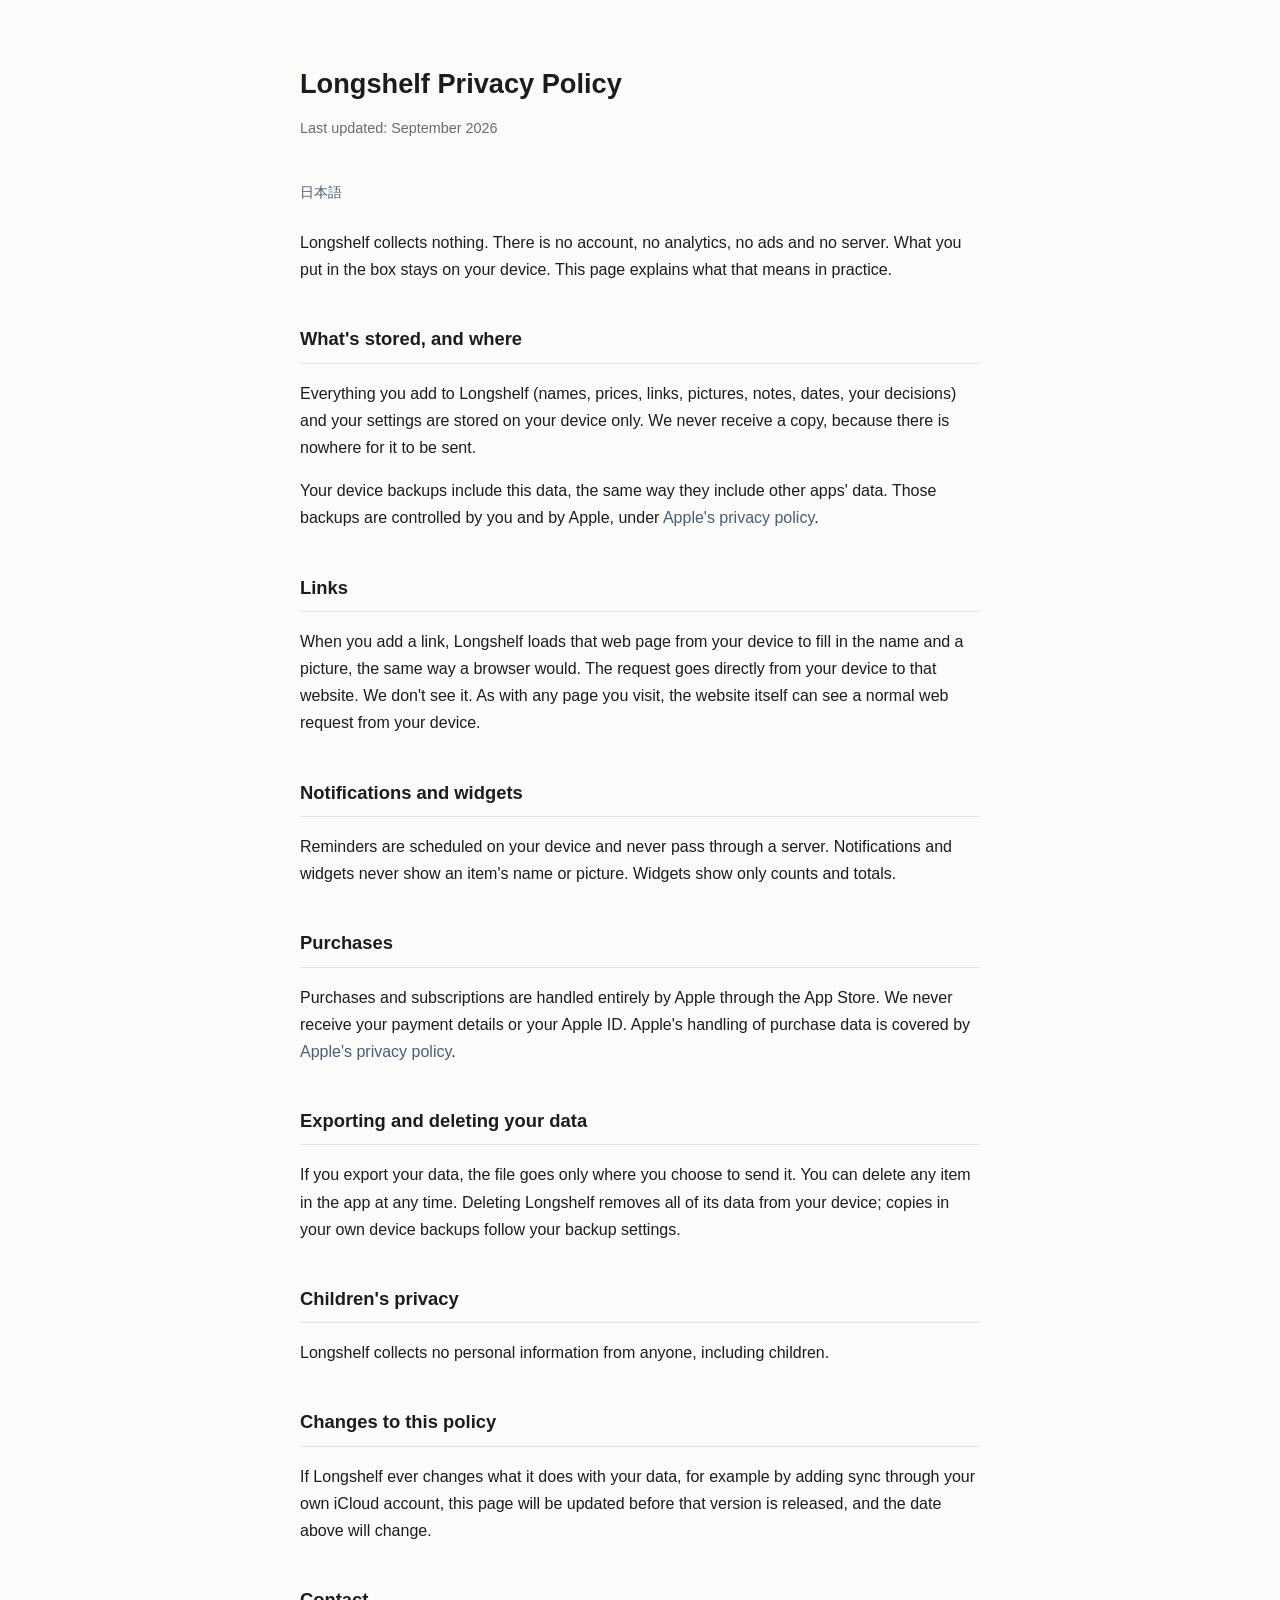
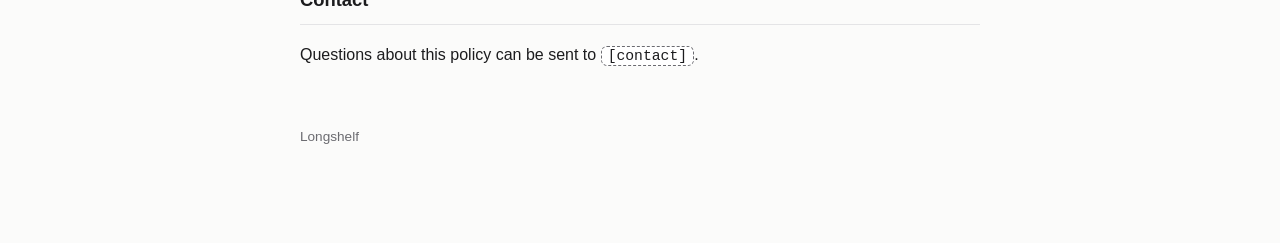
<file: apps/longshelf/privacy/index.html>
<!doctype html>
<html lang="en">
<head>
<meta charset="utf-8">
<meta name="viewport" content="width=device-width, initial-scale=1">
<title>Longshelf Privacy Policy</title>
<link rel="stylesheet" href="/assets/site.css">
</head>
<body>
<main>
  <h1>Longshelf Privacy Policy</h1>
  <p class="updated">Last updated: September 2026</p>
  <p class="lang"><a href="ja/" lang="ja">日本語</a></p>

  <p>
    Longshelf collects nothing. There is no account, no analytics, no ads and no
    server. What you put in the box stays on your device. This page explains what
    that means in practice.
  </p>

  <h2>What's stored, and where</h2>
  <p>
    Everything you add to Longshelf (names, prices, links, pictures, notes, dates,
    your decisions) and your settings are stored on your device only. We never
    receive a copy, because there is nowhere for it to be sent.
  </p>
  <p>
    Your device backups include this data, the same way they include other apps'
    data. Those backups are controlled by you and by Apple, under
    <a href="https://www.apple.com/legal/privacy/" target="_blank" rel="noopener">Apple's privacy policy</a>.
  </p>

  <h2>Links</h2>
  <p>
    When you add a link, Longshelf loads that web page from your device to fill in
    the name and a picture, the same way a browser would. The request goes directly
    from your device to that website. We don't see it. As with any page you visit,
    the website itself can see a normal web request from your device.
  </p>

  <h2>Notifications and widgets</h2>
  <p>
    Reminders are scheduled on your device and never pass through a server.
    Notifications and widgets never show an item's name or picture. Widgets show
    only counts and totals.
  </p>

  <h2>Purchases</h2>
  <p>
    Purchases and subscriptions are handled entirely by Apple through the App Store.
    We never receive your payment details or your Apple ID. Apple's handling of
    purchase data is covered by
    <a href="https://www.apple.com/legal/privacy/" target="_blank" rel="noopener">Apple's privacy policy</a>.
  </p>

  <h2>Exporting and deleting your data</h2>
  <p>
    If you export your data, the file goes only where you choose to send it.
    You can delete any item in the app at any time. Deleting Longshelf removes
    all of its data from your device; copies in your own device backups follow
    your backup settings.
  </p>

  <h2>Children's privacy</h2>
  <p>
    Longshelf collects no personal information from anyone, including children.
  </p>

  <h2>Changes to this policy</h2>
  <p>
    If Longshelf ever changes what it does with your data, for example by adding
    sync through your own iCloud account, this page will be updated before that
    version is released, and the date above will change.
  </p>

  <h2>Contact</h2>
  <p>
    Questions about this policy can be sent to
    <span class="placeholder">[contact]</span>.
  </p>

  <footer>Longshelf</footer>
</main>
</body>
</html>
</file>
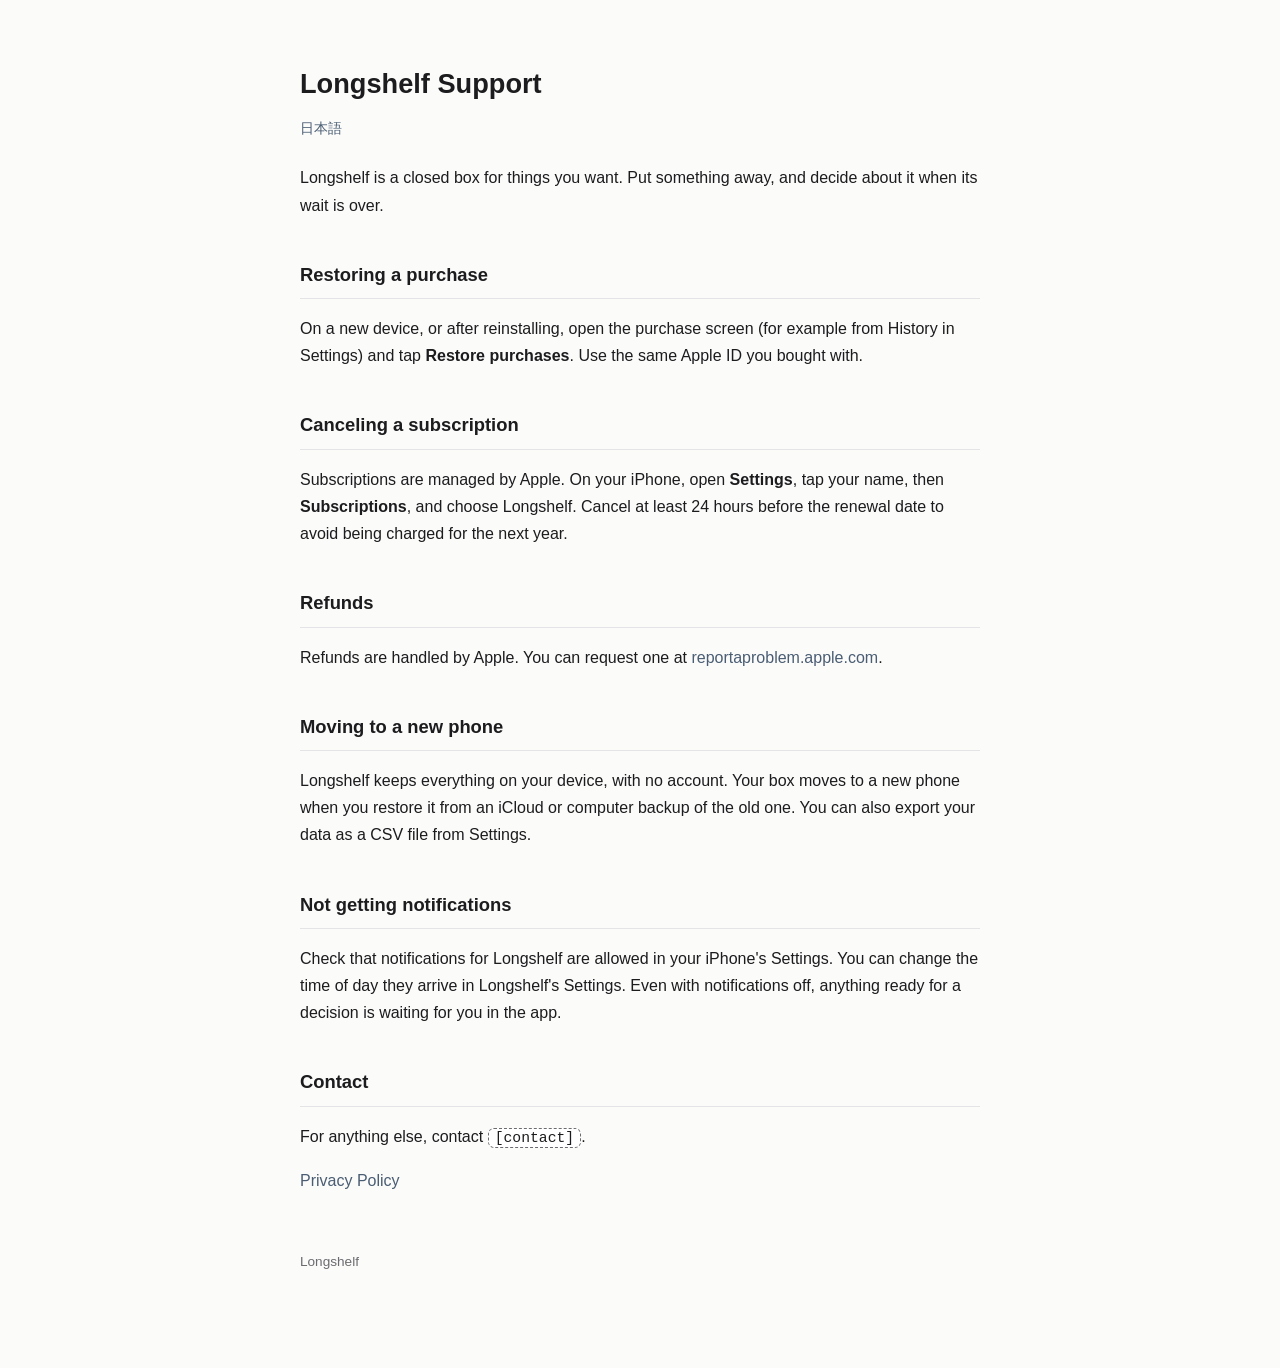
<file: apps/longshelf/support/index.html>
<!doctype html>
<html lang="en">
<head>
<meta charset="utf-8">
<meta name="viewport" content="width=device-width, initial-scale=1">
<title>Longshelf Support</title>
<link rel="stylesheet" href="/assets/site.css">
</head>
<body>
<main>
  <h1>Longshelf Support</h1>
  <p class="lang"><a href="ja/" lang="ja">日本語</a></p>

  <p>
    Longshelf is a closed box for things you want. Put something away, and decide
    about it when its wait is over.
  </p>

  <h2>Restoring a purchase</h2>
  <p>
    On a new device, or after reinstalling, open the purchase screen (for example
    from History in Settings) and tap <strong>Restore purchases</strong>. Use the
    same Apple ID you bought with.
  </p>

  <h2>Canceling a subscription</h2>
  <p>
    Subscriptions are managed by Apple. On your iPhone, open
    <strong>Settings</strong>, tap your name, then <strong>Subscriptions</strong>,
    and choose Longshelf. Cancel at least 24 hours before the renewal date to avoid
    being charged for the next year.
  </p>

  <h2>Refunds</h2>
  <p>
    Refunds are handled by Apple. You can request one at
    <a href="https://reportaproblem.apple.com/" target="_blank" rel="noopener">reportaproblem.apple.com</a>.
  </p>

  <h2>Moving to a new phone</h2>
  <p>
    Longshelf keeps everything on your device, with no account. Your box moves to a
    new phone when you restore it from an iCloud or computer backup of the old one.
    You can also export your data as a CSV file from Settings.
  </p>

  <h2>Not getting notifications</h2>
  <p>
    Check that notifications for Longshelf are allowed in your iPhone's Settings.
    You can change the time of day they arrive in Longshelf's Settings. Even with
    notifications off, anything ready for a decision is waiting for you in the app.
  </p>

  <h2>Contact</h2>
  <p>
    For anything else, contact
    <span class="placeholder">[contact]</span>.
  </p>

  <p><a href="../privacy/">Privacy Policy</a></p>

  <footer>Longshelf</footer>
</main>
</body>
</html>
</file>
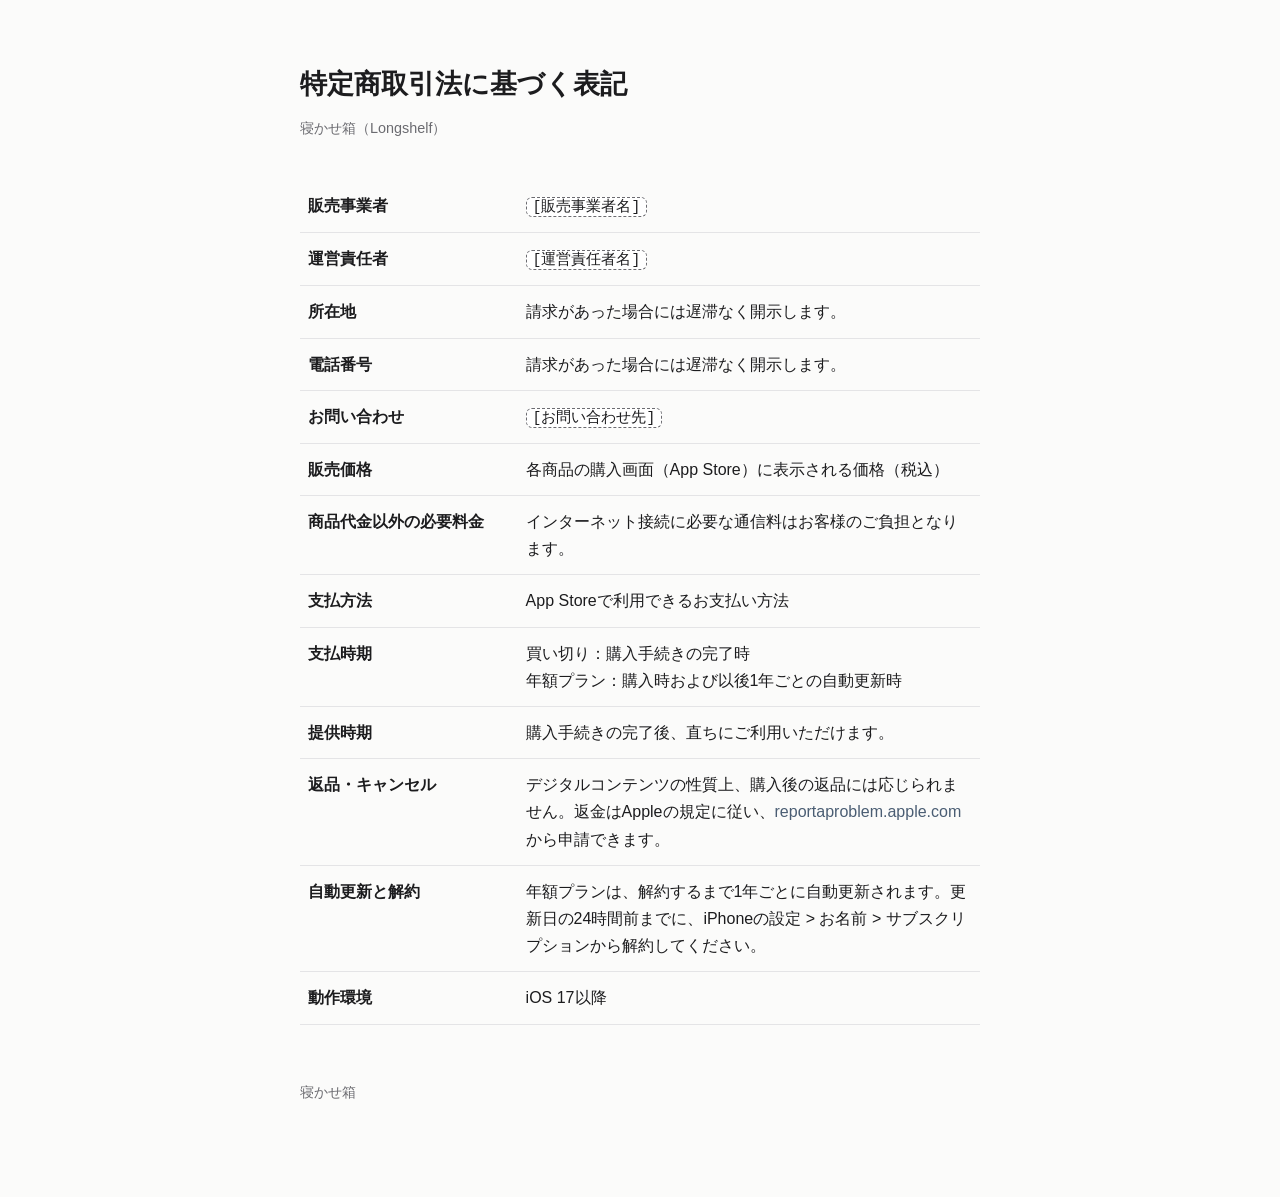
<file: apps/longshelf/tokushoho/index.html>
<!doctype html>
<html lang="ja">
<head>
<meta charset="utf-8">
<meta name="viewport" content="width=device-width, initial-scale=1">
<title>寝かせ箱 特定商取引法に基づく表記</title>
<link rel="stylesheet" href="/assets/site.css">
</head>
<body>
<main>
  <h1>特定商取引法に基づく表記</h1>
  <p class="updated">寝かせ箱（Longshelf）</p>

  <table>
    <tr><th>販売事業者</th><td><span class="placeholder">[販売事業者名]</span></td></tr>
    <tr><th>運営責任者</th><td><span class="placeholder">[運営責任者名]</span></td></tr>
    <tr><th>所在地</th><td>請求があった場合には遅滞なく開示します。</td></tr>
    <tr><th>電話番号</th><td>請求があった場合には遅滞なく開示します。</td></tr>
    <tr><th>お問い合わせ</th><td><span class="placeholder">[お問い合わせ先]</span></td></tr>
    <tr><th>販売価格</th><td>各商品の購入画面（App Store）に表示される価格（税込）</td></tr>
    <tr><th>商品代金以外の必要料金</th><td>インターネット接続に必要な通信料はお客様のご負担となります。</td></tr>
    <tr><th>支払方法</th><td>App Storeで利用できるお支払い方法</td></tr>
    <tr><th>支払時期</th><td>買い切り：購入手続きの完了時<br>年額プラン：購入時および以後1年ごとの自動更新時</td></tr>
    <tr><th>提供時期</th><td>購入手続きの完了後、直ちにご利用いただけます。</td></tr>
    <tr><th>返品・キャンセル</th><td>デジタルコンテンツの性質上、購入後の返品には応じられません。返金はAppleの規定に従い、<a href="https://reportaproblem.apple.com/" target="_blank" rel="noopener">reportaproblem.apple.com</a>から申請できます。</td></tr>
    <tr><th>自動更新と解約</th><td>年額プランは、解約するまで1年ごとに自動更新されます。更新日の24時間前までに、iPhoneの設定 &gt; お名前 &gt; サブスクリプションから解約してください。</td></tr>
    <tr><th>動作環境</th><td>iOS 17以降</td></tr>
  </table>

  <footer>寝かせ箱</footer>
</main>
</body>
</html>
</file>
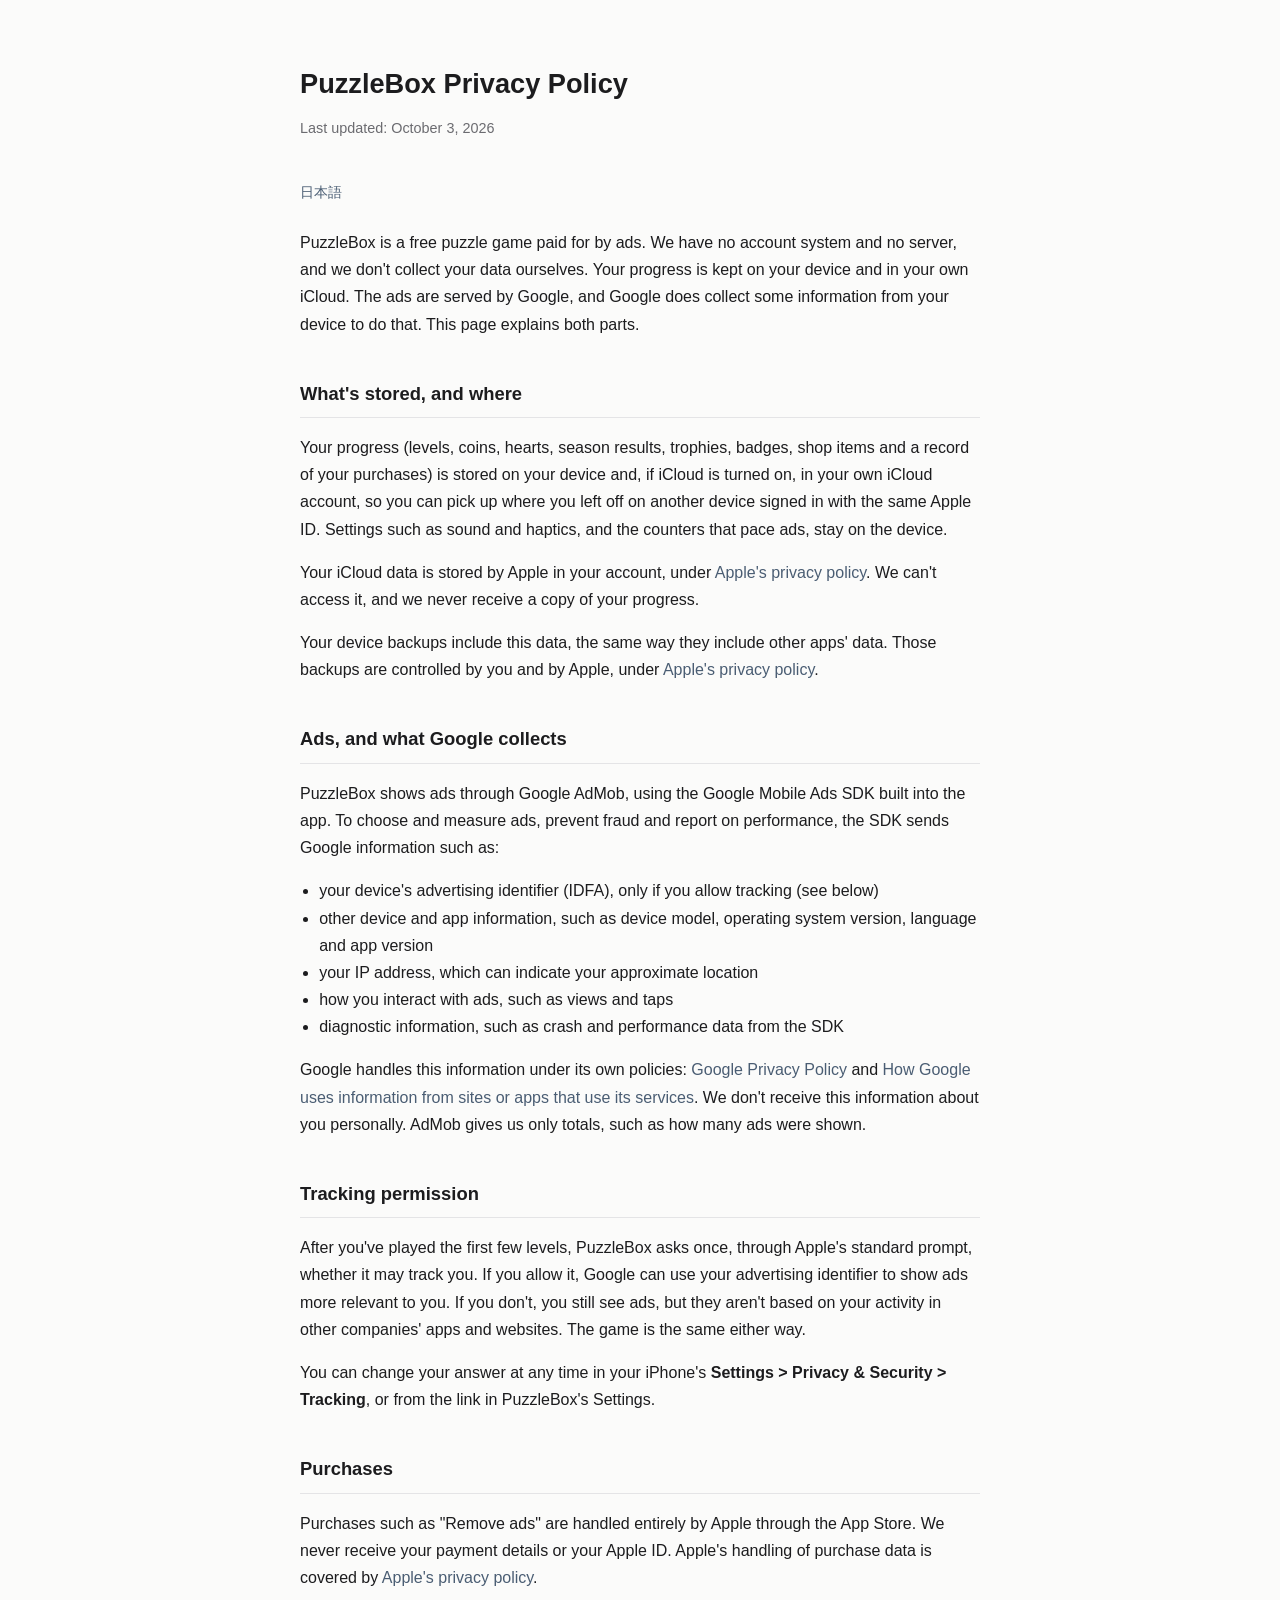
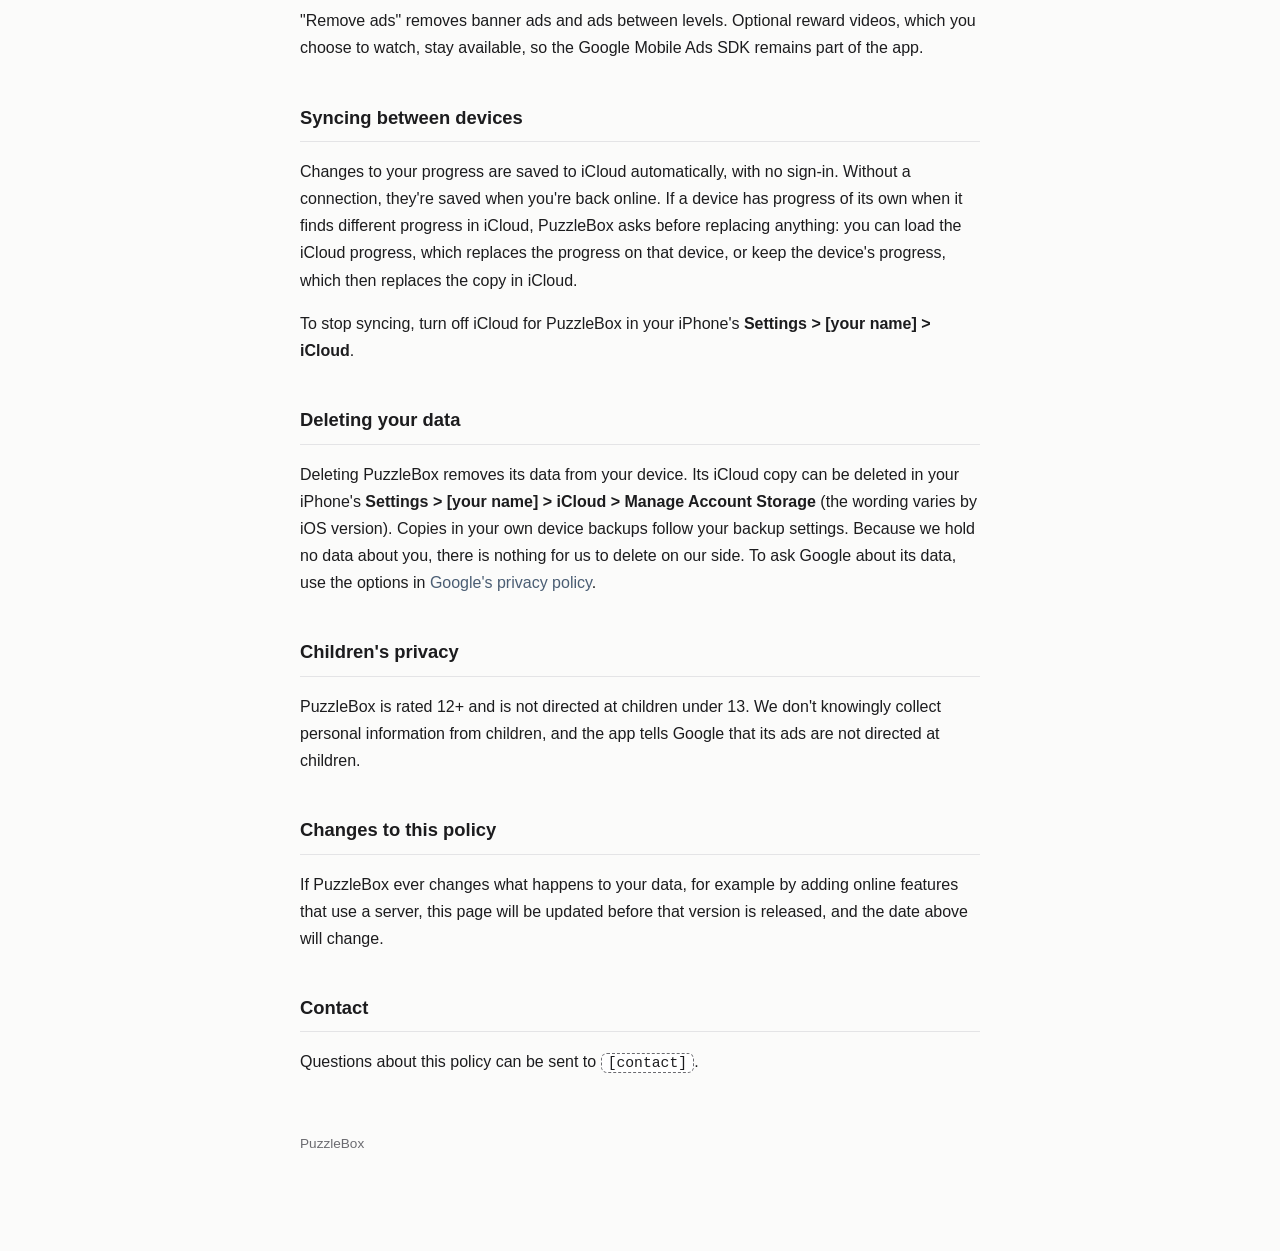
<file: apps/puzzlebox/privacy/index.html>
<!doctype html>
<html lang="en">
<head>
<meta charset="utf-8">
<meta name="viewport" content="width=device-width, initial-scale=1">
<title>PuzzleBox Privacy Policy</title>
<link rel="stylesheet" href="/assets/site.css">
</head>
<body>
<main>
  <h1>PuzzleBox Privacy Policy</h1>
  <p class="updated">Last updated: October 3, 2026</p>
  <p class="lang"><a href="ja/" lang="ja">日本語</a></p>

  <p>
    PuzzleBox is a free puzzle game paid for by ads. We have no account system
    and no server, and we don't collect your data ourselves. Your progress is
    kept on your device and in your own iCloud. The ads are served
    by Google, and Google does collect some information from your device to do
    that. This page explains both parts.
  </p>

  <h2>What's stored, and where</h2>
  <p>
    Your progress (levels, coins, hearts, season results, trophies, badges,
    shop items and a record of your purchases) is stored on your device and,
    if iCloud is turned on, in your own iCloud account, so you can pick up
    where you left off on another device signed in with the same Apple ID.
    Settings such as sound and haptics, and the counters that pace ads, stay
    on the device.
  </p>
  <p>
    Your iCloud data is stored by Apple in your account, under
    <a href="https://www.apple.com/legal/privacy/" target="_blank" rel="noopener">Apple's privacy policy</a>.
    We can't access it, and we never receive a copy of your progress.
  </p>
  <p>
    Your device backups include this data, the same way they include other
    apps' data. Those backups are controlled by you and by Apple, under
    <a href="https://www.apple.com/legal/privacy/" target="_blank" rel="noopener">Apple's privacy policy</a>.
  </p>

  <h2>Ads, and what Google collects</h2>
  <p>
    PuzzleBox shows ads through Google AdMob, using the Google Mobile Ads SDK
    built into the app. To choose and measure ads, prevent fraud and report
    on performance, the SDK sends Google information such as:
  </p>
  <ul>
    <li>your device's advertising identifier (IDFA), only if you allow tracking (see below)</li>
    <li>other device and app information, such as device model, operating system version, language and app version</li>
    <li>your IP address, which can indicate your approximate location</li>
    <li>how you interact with ads, such as views and taps</li>
    <li>diagnostic information, such as crash and performance data from the SDK</li>
  </ul>
  <p>
    Google handles this information under its own policies:
    <a href="https://policies.google.com/privacy" target="_blank" rel="noopener">Google Privacy Policy</a> and
    <a href="https://policies.google.com/technologies/partner-sites" target="_blank" rel="noopener">How Google uses information from sites or apps that use its services</a>.
    We don't receive this information about you personally. AdMob gives us
    only totals, such as how many ads were shown.
  </p>

  <h2>Tracking permission</h2>
  <p>
    After you've played the first few levels, PuzzleBox asks once, through
    Apple's standard prompt, whether it may track you. If you allow it, Google
    can use your advertising identifier to show ads more relevant to you. If you
    don't, you still see ads, but they aren't based on your activity in other
    companies' apps and websites. The game is the same either way.
  </p>
  <p>
    You can change your answer at any time in your iPhone's
    <strong>Settings &gt; Privacy &amp; Security &gt; Tracking</strong>, or from
    the link in PuzzleBox's Settings.
  </p>

  <h2>Purchases</h2>
  <p>
    Purchases such as "Remove ads" are handled entirely by Apple through the
    App Store. We never receive your payment details or your Apple ID. Apple's
    handling of purchase data is covered by
    <a href="https://www.apple.com/legal/privacy/" target="_blank" rel="noopener">Apple's privacy policy</a>.
  </p>
  <p>
    "Remove ads" removes banner ads and ads between levels. Optional reward
    videos, which you choose to watch, stay available, so the Google Mobile Ads
    SDK remains part of the app.
  </p>

  <h2>Syncing between devices</h2>
  <p>
    Changes to your progress are saved to iCloud automatically, with no
    sign-in. Without a connection, they're saved when you're back online. If
    a device has progress of its own when it finds different progress in
    iCloud, PuzzleBox asks before replacing anything: you can load the iCloud
    progress, which replaces the progress on that device, or keep the
    device's progress, which then replaces the copy in iCloud.
  </p>
  <p>
    To stop syncing, turn off iCloud for PuzzleBox in your iPhone's
    <strong>Settings &gt; [your name] &gt; iCloud</strong>.
  </p>

  <h2>Deleting your data</h2>
  <p>
    Deleting PuzzleBox removes its data from your device. Its iCloud copy can
    be deleted in your iPhone's <strong>Settings &gt; [your name] &gt; iCloud
    &gt; Manage Account Storage</strong> (the wording varies by iOS version).
    Copies in your own device backups follow your backup settings. Because we hold no data
    about you, there is nothing for us to delete on our side. To ask Google
    about its data, use the options in
    <a href="https://policies.google.com/privacy" target="_blank" rel="noopener">Google's privacy policy</a>.
  </p>

  <h2>Children's privacy</h2>
  <p>
    PuzzleBox is rated 12+ and is not directed at children under 13. We don't
    knowingly collect personal information from children, and the app tells
    Google that its ads are not directed at children.
  </p>

  <h2>Changes to this policy</h2>
  <p>
    If PuzzleBox ever changes what happens to your data, for example by adding
    online features that use a server, this page will be updated before that
    version is released, and the date above will change.
  </p>

  <h2>Contact</h2>
  <p>
    Questions about this policy can be sent to
    <span class="placeholder">[contact]</span>.
  </p>

  <footer>PuzzleBox</footer>
</main>
</body>
</html>
</file>
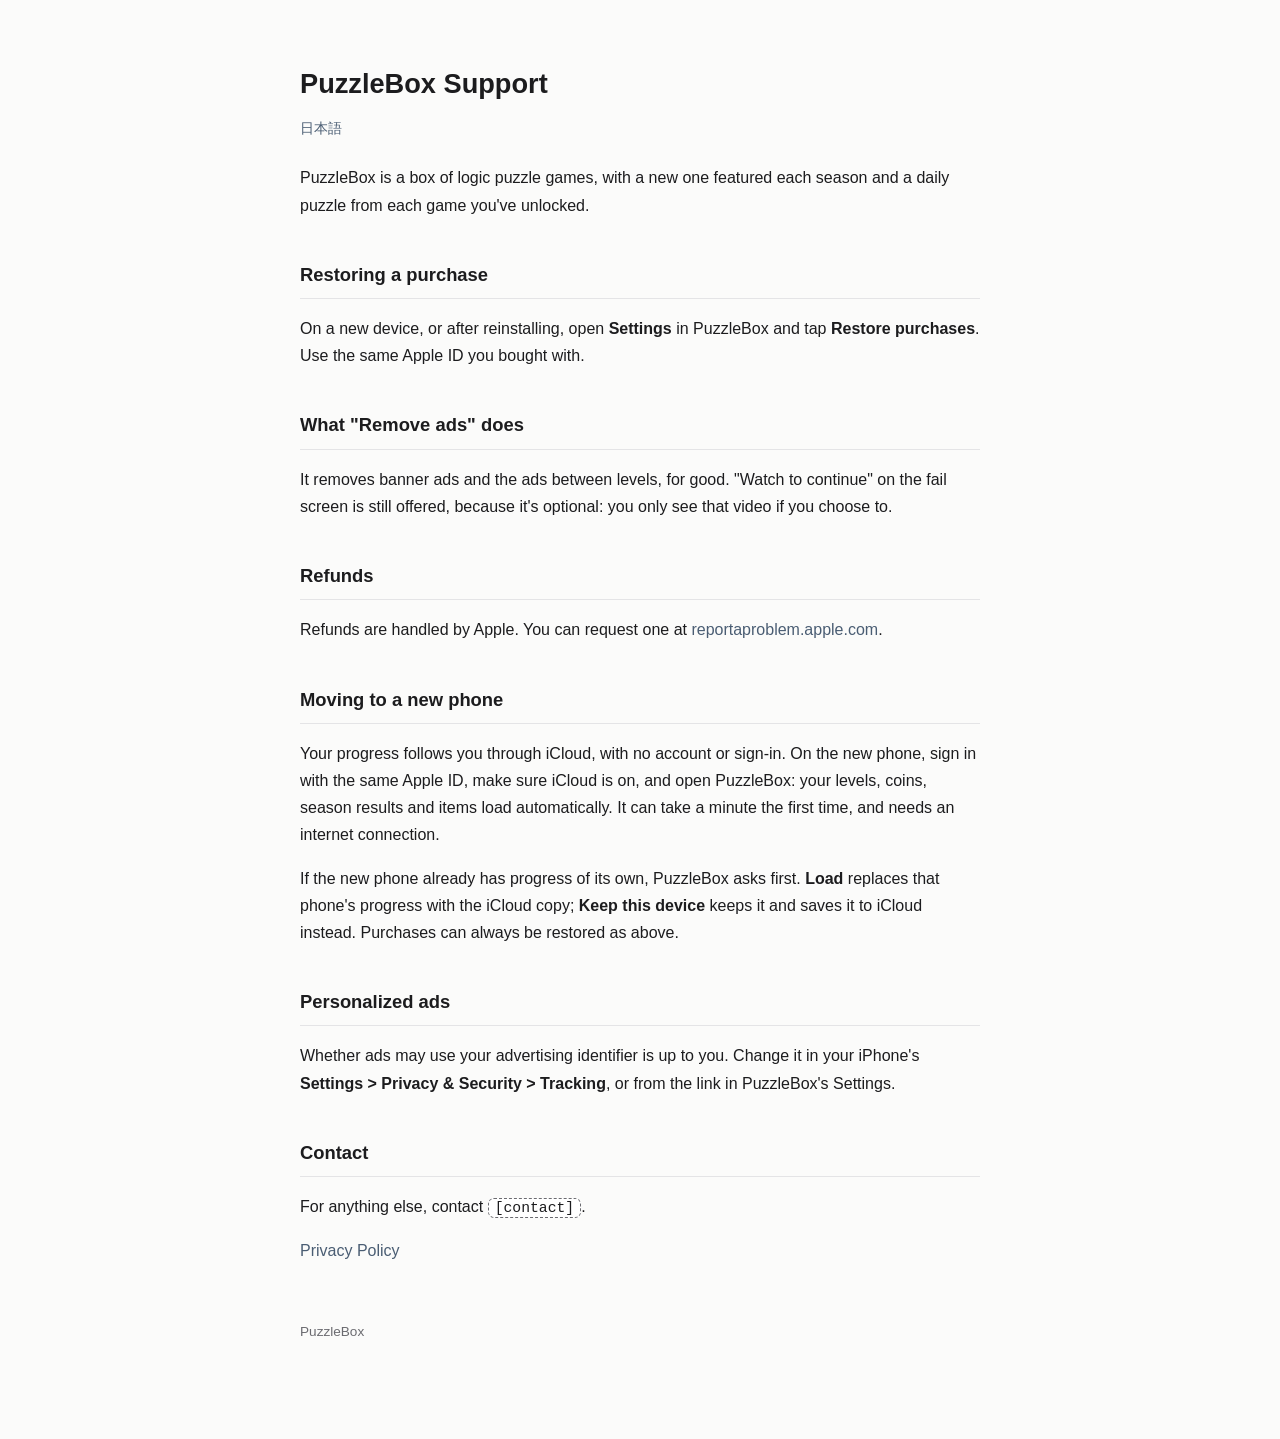
<file: apps/puzzlebox/support/index.html>
<!doctype html>
<html lang="en">
<head>
<meta charset="utf-8">
<meta name="viewport" content="width=device-width, initial-scale=1">
<title>PuzzleBox Support</title>
<link rel="stylesheet" href="/assets/site.css">
</head>
<body>
<main>
  <h1>PuzzleBox Support</h1>
  <p class="lang"><a href="ja/" lang="ja">日本語</a></p>

  <p>
    PuzzleBox is a box of logic puzzle games, with a new one featured each
    season and a daily puzzle from each game you've unlocked.
  </p>

  <h2>Restoring a purchase</h2>
  <p>
    On a new device, or after reinstalling, open <strong>Settings</strong> in
    PuzzleBox and tap <strong>Restore purchases</strong>. Use the same Apple ID
    you bought with.
  </p>

  <h2>What "Remove ads" does</h2>
  <p>
    It removes banner ads and the ads between levels, for good. "Watch to
    continue" on the fail screen is still offered, because it's optional: you
    only see that video if you choose to.
  </p>

  <h2>Refunds</h2>
  <p>
    Refunds are handled by Apple. You can request one at
    <a href="https://reportaproblem.apple.com/" target="_blank" rel="noopener">reportaproblem.apple.com</a>.
  </p>

  <h2>Moving to a new phone</h2>
  <p>
    Your progress follows you through iCloud, with no account or sign-in. On
    the new phone, sign in with the same Apple ID, make sure iCloud is on,
    and open PuzzleBox: your levels, coins, season results and items load
    automatically. It can take a minute the first time, and needs an internet
    connection.
  </p>
  <p>
    If the new phone already has progress of its own, PuzzleBox asks first.
    <strong>Load</strong> replaces that phone's progress with the iCloud copy;
    <strong>Keep this device</strong> keeps it and saves it to iCloud instead.
    Purchases can always be restored as above.
  </p>

  <h2>Personalized ads</h2>
  <p>
    Whether ads may use your advertising identifier is up to you. Change it in
    your iPhone's <strong>Settings &gt; Privacy &amp; Security &gt;
    Tracking</strong>, or from the link in PuzzleBox's Settings.
  </p>

  <h2>Contact</h2>
  <p>
    For anything else, contact
    <span class="placeholder">[contact]</span>.
  </p>

  <p><a href="../privacy/">Privacy Policy</a></p>

  <footer>PuzzleBox</footer>
</main>
</body>
</html>
</file>
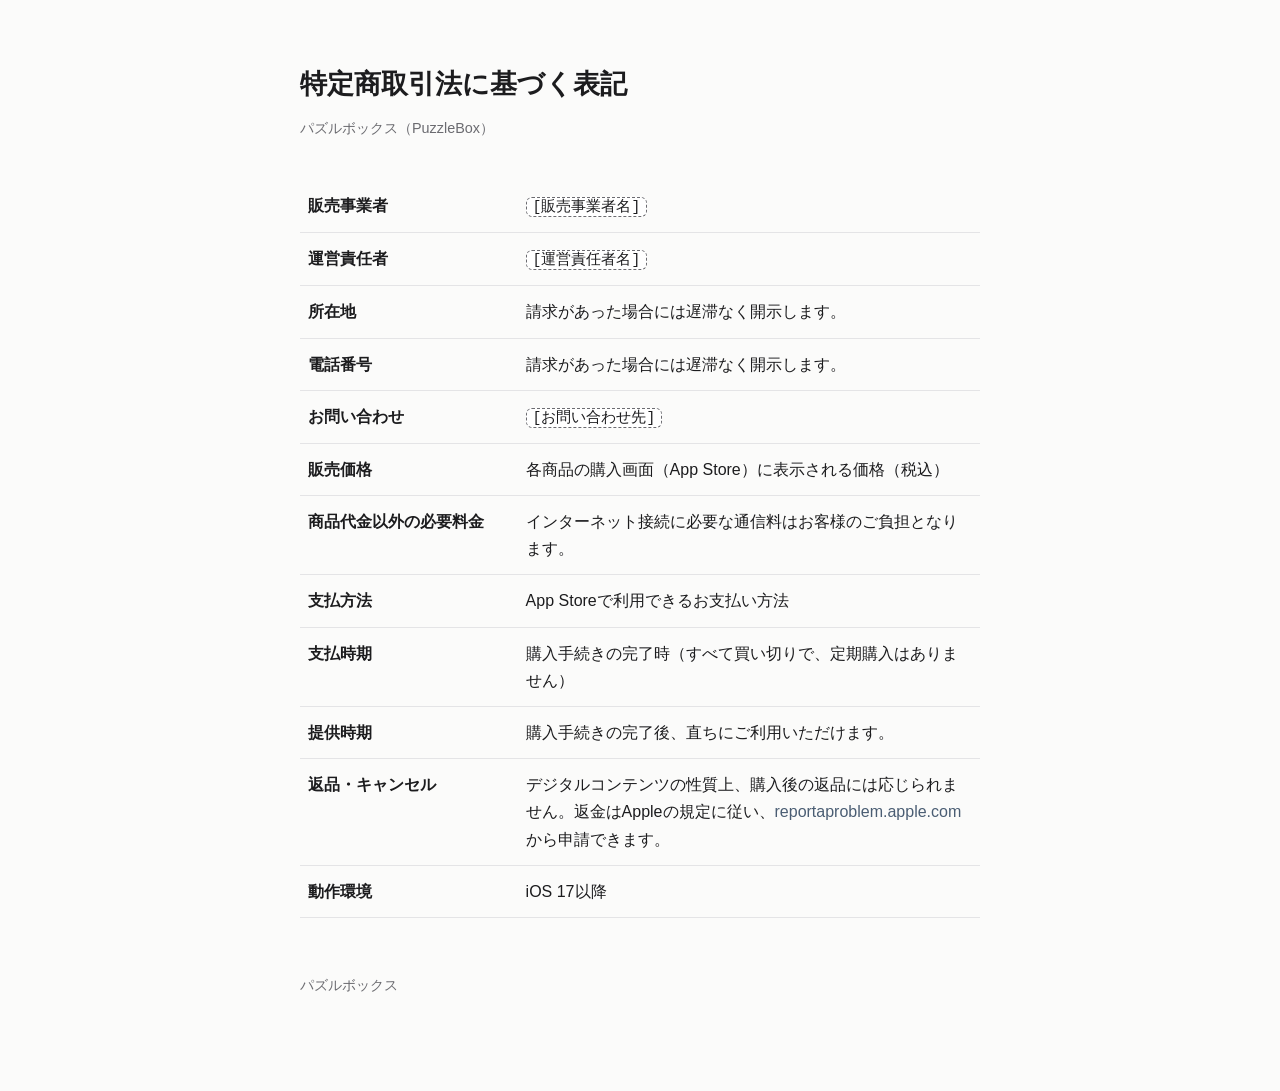
<file: apps/puzzlebox/tokushoho/index.html>
<!doctype html>
<html lang="ja">
<head>
<meta charset="utf-8">
<meta name="viewport" content="width=device-width, initial-scale=1">
<title>パズルボックス 特定商取引法に基づく表記</title>
<link rel="stylesheet" href="/assets/site.css">
</head>
<body>
<main>
  <h1>特定商取引法に基づく表記</h1>
  <p class="updated">パズルボックス（PuzzleBox）</p>

  <table>
    <tr><th>販売事業者</th><td><span class="placeholder">[販売事業者名]</span></td></tr>
    <tr><th>運営責任者</th><td><span class="placeholder">[運営責任者名]</span></td></tr>
    <tr><th>所在地</th><td>請求があった場合には遅滞なく開示します。</td></tr>
    <tr><th>電話番号</th><td>請求があった場合には遅滞なく開示します。</td></tr>
    <tr><th>お問い合わせ</th><td><span class="placeholder">[お問い合わせ先]</span></td></tr>
    <tr><th>販売価格</th><td>各商品の購入画面（App Store）に表示される価格（税込）</td></tr>
    <tr><th>商品代金以外の必要料金</th><td>インターネット接続に必要な通信料はお客様のご負担となります。</td></tr>
    <tr><th>支払方法</th><td>App Storeで利用できるお支払い方法</td></tr>
    <tr><th>支払時期</th><td>購入手続きの完了時（すべて買い切りで、定期購入はありません）</td></tr>
    <tr><th>提供時期</th><td>購入手続きの完了後、直ちにご利用いただけます。</td></tr>
    <tr><th>返品・キャンセル</th><td>デジタルコンテンツの性質上、購入後の返品には応じられません。返金はAppleの規定に従い、<a href="https://reportaproblem.apple.com/" target="_blank" rel="noopener">reportaproblem.apple.com</a>から申請できます。</td></tr>
    <tr><th>動作環境</th><td>iOS 17以降</td></tr>
  </table>

  <footer>パズルボックス</footer>
</main>
</body>
</html>
</file>
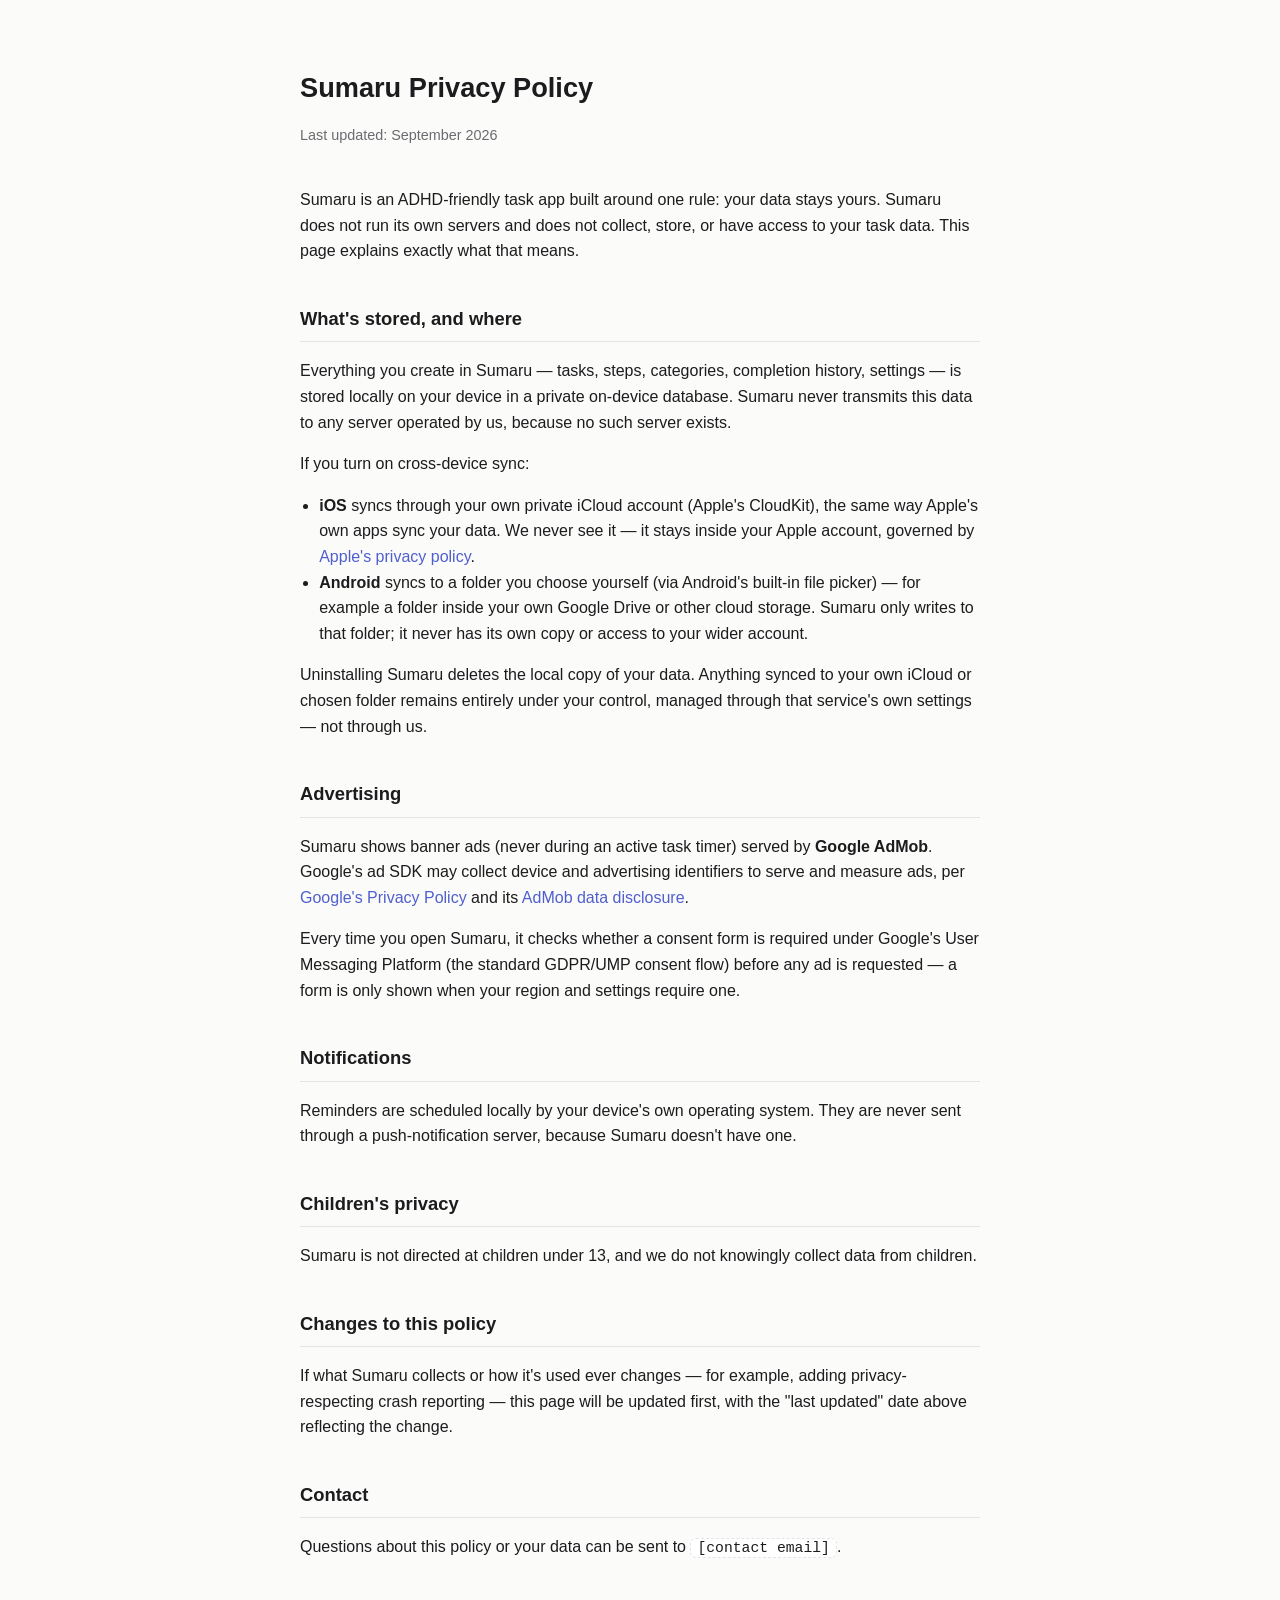
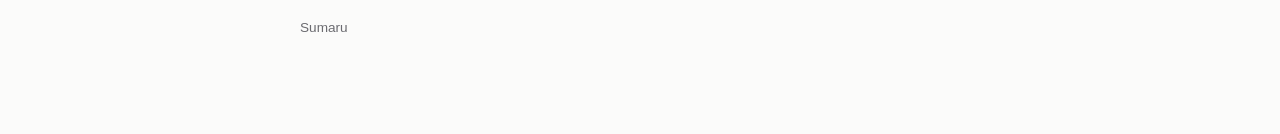
<file: apps/sumaru/privacy/index.html>
<!doctype html>
<html lang="en">
<head>
<meta charset="utf-8" />
<meta name="viewport" content="width=device-width, initial-scale=1" />
<title>Sumaru Privacy Policy</title>
<style>
  :root {
    color-scheme: light dark;
    --bg: #fbfbfa;
    --fg: #1c1c1e;
    --muted: #6b6b70;
    --accent: #4f5fce;
    --rule: #e4e4e6;
    --card: #ffffff;
  }
  @media (prefers-color-scheme: dark) {
    :root {
      --bg: #121214;
      --fg: #ececee;
      --muted: #9a9aa0;
      --accent: #9aa4ff;
      --rule: #2a2a2d;
      --card: #1a1a1d;
    }
  }
  * { box-sizing: border-box; }
  body {
    margin: 0;
    background: var(--bg);
    color: var(--fg);
    font: 16px/1.6 -apple-system, BlinkMacSystemFont, "Segoe UI", Roboto, Helvetica, Arial, sans-serif;
    padding: 48px 20px 96px;
  }
  main {
    max-width: 680px;
    margin: 0 auto;
  }
  h1 {
    font-size: 1.7rem;
    margin-bottom: 4px;
  }
  .updated {
    color: var(--muted);
    font-size: 0.9rem;
    margin-bottom: 40px;
  }
  h2 {
    font-size: 1.15rem;
    margin-top: 40px;
    margin-bottom: 12px;
    padding-bottom: 8px;
    border-bottom: 1px solid var(--rule);
  }
  p, li { color: var(--fg); }
  ul { padding-left: 1.2em; }
  a { color: var(--accent); text-decoration: none; }
  a:hover { text-decoration: underline; }
  .placeholder {
    background: var(--card);
    border: 1px dashed var(--rule);
    border-radius: 6px;
    padding: 1px 6px;
    font-family: ui-monospace, SFMono-Regular, Menlo, monospace;
    font-size: 0.92em;
  }
  footer {
    margin-top: 56px;
    color: var(--muted);
    font-size: 0.85rem;
  }
</style>
</head>
<body>
<main>
  <h1>Sumaru Privacy Policy</h1>
  <p class="updated">Last updated: September 2026</p>

  <p>
    Sumaru is an ADHD-friendly task app built around one rule: your data stays yours.
    Sumaru does not run its own servers and does not collect, store, or have access to
    your task data. This page explains exactly what that means.
  </p>

  <h2>What's stored, and where</h2>
  <p>
    Everything you create in Sumaru — tasks, steps, categories, completion history,
    settings — is stored locally on your device in a private on-device database.
    Sumaru never transmits this data to any server operated by us, because no such
    server exists.
  </p>
  <p>
    If you turn on cross-device sync:
  </p>
  <ul>
    <li>
      <strong>iOS</strong> syncs through your own private iCloud account (Apple's
      CloudKit), the same way Apple's own apps sync your data. We never see it — it
      stays inside your Apple account, governed by
      <a href="https://www.apple.com/legal/privacy/" target="_blank" rel="noopener">Apple's privacy policy</a>.
    </li>
    <li>
      <strong>Android</strong> syncs to a folder you choose yourself (via Android's
      built-in file picker) — for example a folder inside your own Google Drive or
      other cloud storage. Sumaru only writes to that folder; it never has its own
      copy or access to your wider account.
    </li>
  </ul>
  <p>
    Uninstalling Sumaru deletes the local copy of your data. Anything synced to your
    own iCloud or chosen folder remains entirely under your control, managed through
    that service's own settings — not through us.
  </p>

  <h2>Advertising</h2>
  <p>
    Sumaru shows banner ads (never during an active task timer) served by
    <strong>Google AdMob</strong>. Google's ad SDK may collect device and advertising
    identifiers to serve and measure ads, per
    <a href="https://policies.google.com/privacy" target="_blank" rel="noopener">Google's Privacy Policy</a>
    and its
    <a href="https://support.google.com/admob/answer/6128543" target="_blank" rel="noopener">AdMob data disclosure</a>.
  </p>
  <p>
    Every time you open Sumaru, it checks whether a consent form is required under
    Google's User Messaging Platform (the standard GDPR/UMP consent flow) before any
    ad is requested — a form is only shown when your region and settings require one.
  </p>

  <h2>Notifications</h2>
  <p>
    Reminders are scheduled locally by your device's own operating system. They are
    never sent through a push-notification server, because Sumaru doesn't have one.
  </p>

  <h2>Children's privacy</h2>
  <p>
    Sumaru is not directed at children under 13, and we do not knowingly collect data
    from children.
  </p>

  <h2>Changes to this policy</h2>
  <p>
    If what Sumaru collects or how it's used ever changes — for example, adding
    privacy-respecting crash reporting — this page will be updated first, with the
    "last updated" date above reflecting the change.
  </p>

  <h2>Contact</h2>
  <p>
    Questions about this policy or your data can be sent to
    <span class="placeholder">[contact email]</span>.
  </p>

  <footer>Sumaru</footer>
</main>
</body>
</html>
</file>
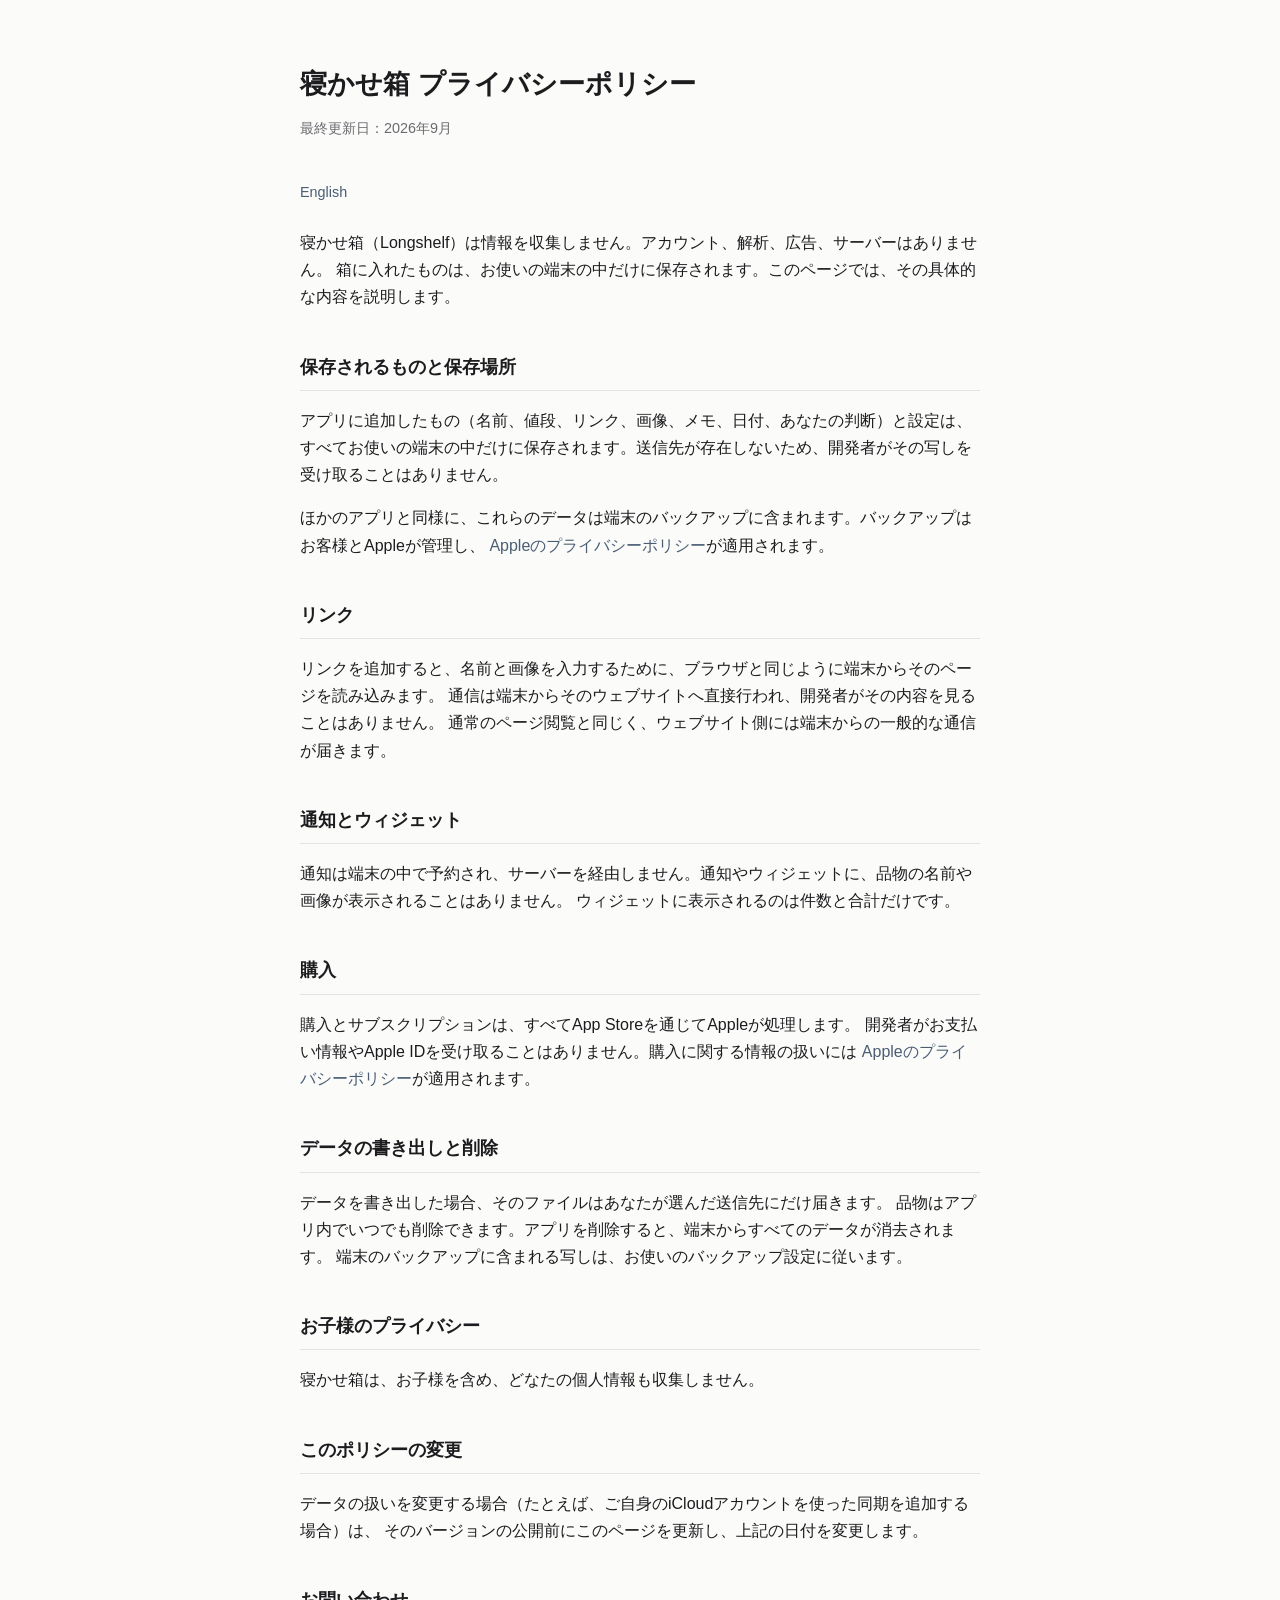
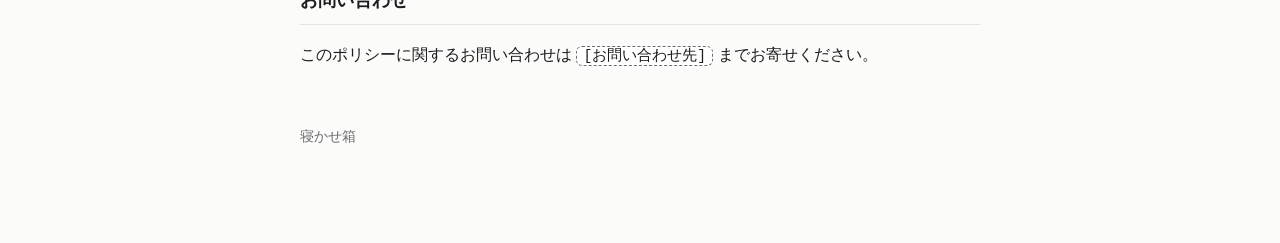
<file: apps/longshelf/privacy/ja/index.html>
<!doctype html>
<html lang="ja">
<head>
<meta charset="utf-8">
<meta name="viewport" content="width=device-width, initial-scale=1">
<title>寝かせ箱 プライバシーポリシー</title>
<link rel="stylesheet" href="/assets/site.css">
</head>
<body>
<main>
  <h1>寝かせ箱 プライバシーポリシー</h1>
  <p class="updated">最終更新日：2026年9月</p>
  <p class="lang"><a href="../" lang="en">English</a></p>

  <p>
    寝かせ箱（Longshelf）は情報を収集しません。アカウント、解析、広告、サーバーはありません。
    箱に入れたものは、お使いの端末の中だけに保存されます。このページでは、その具体的な内容を説明します。
  </p>

  <h2>保存されるものと保存場所</h2>
  <p>
    アプリに追加したもの（名前、値段、リンク、画像、メモ、日付、あなたの判断）と設定は、
    すべてお使いの端末の中だけに保存されます。送信先が存在しないため、開発者がその写しを受け取ることはありません。
  </p>
  <p>
    ほかのアプリと同様に、これらのデータは端末のバックアップに含まれます。バックアップはお客様とAppleが管理し、
    <a href="https://www.apple.com/jp/legal/privacy/" target="_blank" rel="noopener">Appleのプライバシーポリシー</a>が適用されます。
  </p>

  <h2>リンク</h2>
  <p>
    リンクを追加すると、名前と画像を入力するために、ブラウザと同じように端末からそのページを読み込みます。
    通信は端末からそのウェブサイトへ直接行われ、開発者がその内容を見ることはありません。
    通常のページ閲覧と同じく、ウェブサイト側には端末からの一般的な通信が届きます。
  </p>

  <h2>通知とウィジェット</h2>
  <p>
    通知は端末の中で予約され、サーバーを経由しません。通知やウィジェットに、品物の名前や画像が表示されることはありません。
    ウィジェットに表示されるのは件数と合計だけです。
  </p>

  <h2>購入</h2>
  <p>
    購入とサブスクリプションは、すべてApp Storeを通じてAppleが処理します。
    開発者がお支払い情報やApple IDを受け取ることはありません。購入に関する情報の扱いには
    <a href="https://www.apple.com/jp/legal/privacy/" target="_blank" rel="noopener">Appleのプライバシーポリシー</a>が適用されます。
  </p>

  <h2>データの書き出しと削除</h2>
  <p>
    データを書き出した場合、そのファイルはあなたが選んだ送信先にだけ届きます。
    品物はアプリ内でいつでも削除できます。アプリを削除すると、端末からすべてのデータが消去されます。
    端末のバックアップに含まれる写しは、お使いのバックアップ設定に従います。
  </p>

  <h2>お子様のプライバシー</h2>
  <p>
    寝かせ箱は、お子様を含め、どなたの個人情報も収集しません。
  </p>

  <h2>このポリシーの変更</h2>
  <p>
    データの扱いを変更する場合（たとえば、ご自身のiCloudアカウントを使った同期を追加する場合）は、
    そのバージョンの公開前にこのページを更新し、上記の日付を変更します。
  </p>

  <h2>お問い合わせ</h2>
  <p>
    このポリシーに関するお問い合わせは
    <span class="placeholder">[お問い合わせ先]</span>
    までお寄せください。
  </p>

  <footer>寝かせ箱</footer>
</main>
</body>
</html>
</file>
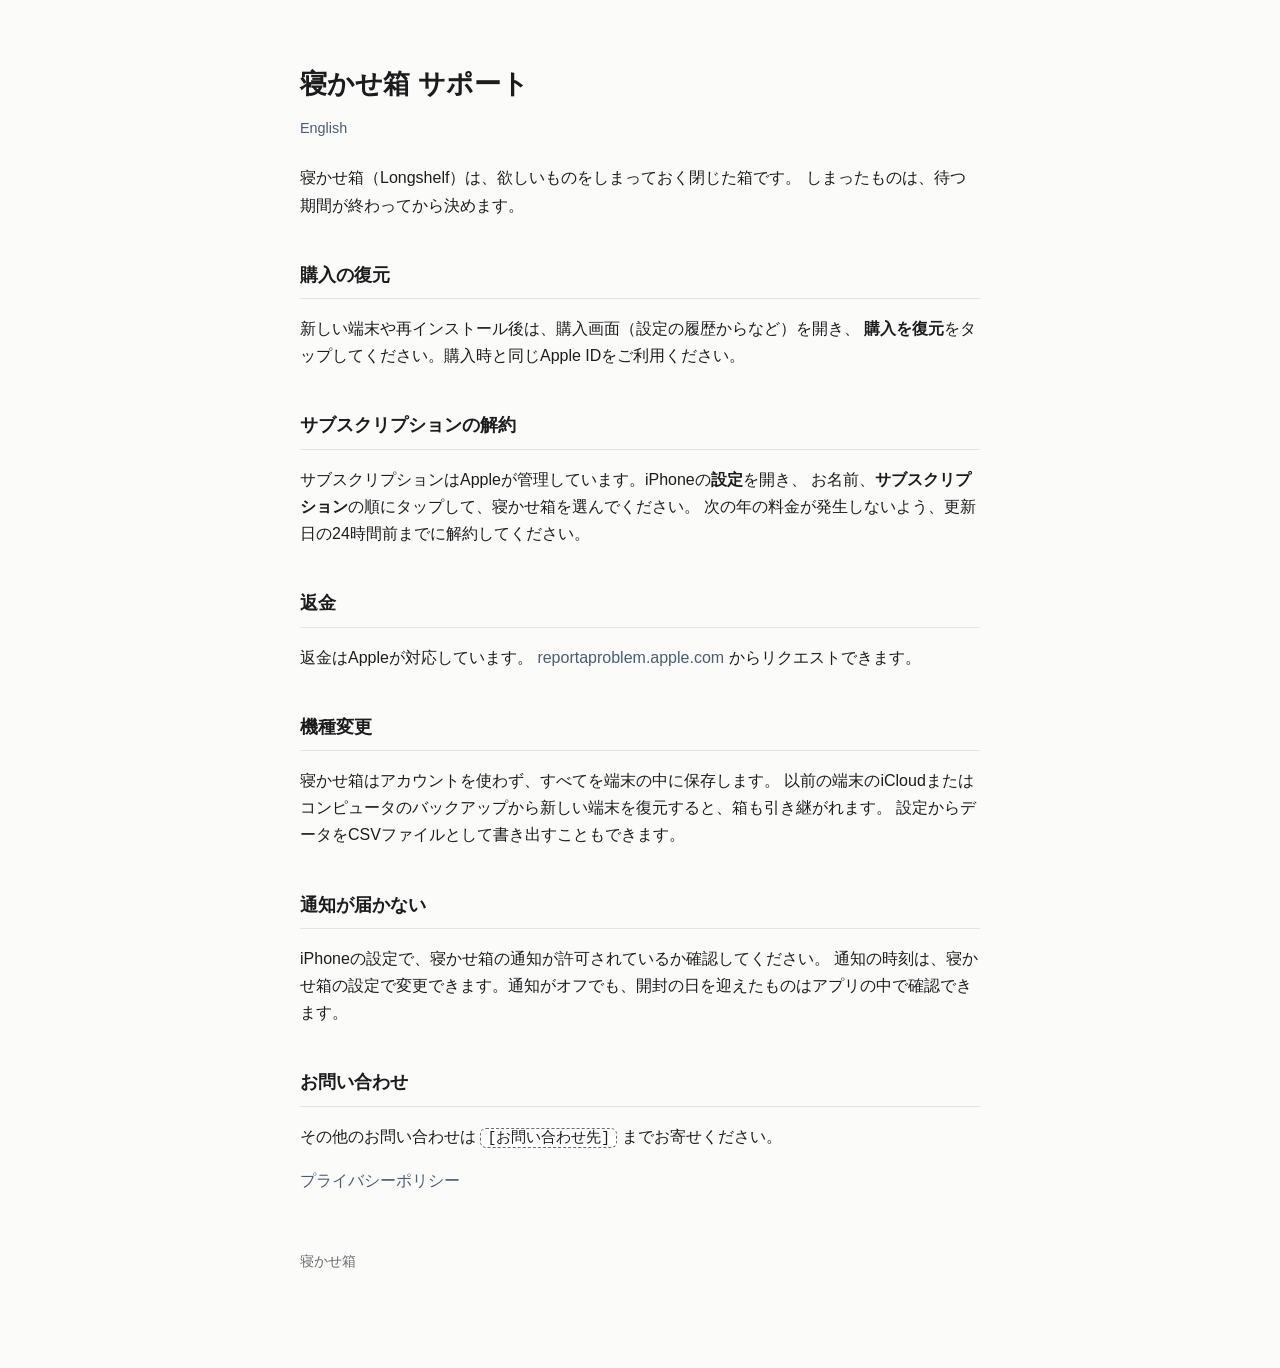
<file: apps/longshelf/support/ja/index.html>
<!doctype html>
<html lang="ja">
<head>
<meta charset="utf-8">
<meta name="viewport" content="width=device-width, initial-scale=1">
<title>寝かせ箱 サポート</title>
<link rel="stylesheet" href="/assets/site.css">
</head>
<body>
<main>
  <h1>寝かせ箱 サポート</h1>
  <p class="lang"><a href="../" lang="en">English</a></p>

  <p>
    寝かせ箱（Longshelf）は、欲しいものをしまっておく閉じた箱です。
    しまったものは、待つ期間が終わってから決めます。
  </p>

  <h2>購入の復元</h2>
  <p>
    新しい端末や再インストール後は、購入画面（設定の履歴からなど）を開き、
    <strong>購入を復元</strong>をタップしてください。購入時と同じApple IDをご利用ください。
  </p>

  <h2>サブスクリプションの解約</h2>
  <p>
    サブスクリプションはAppleが管理しています。iPhoneの<strong>設定</strong>を開き、
    お名前、<strong>サブスクリプション</strong>の順にタップして、寝かせ箱を選んでください。
    次の年の料金が発生しないよう、更新日の24時間前までに解約してください。
  </p>

  <h2>返金</h2>
  <p>
    返金はAppleが対応しています。
    <a href="https://reportaproblem.apple.com/" target="_blank" rel="noopener">reportaproblem.apple.com</a>
    からリクエストできます。
  </p>

  <h2>機種変更</h2>
  <p>
    寝かせ箱はアカウントを使わず、すべてを端末の中に保存します。
    以前の端末のiCloudまたはコンピュータのバックアップから新しい端末を復元すると、箱も引き継がれます。
    設定からデータをCSVファイルとして書き出すこともできます。
  </p>

  <h2>通知が届かない</h2>
  <p>
    iPhoneの設定で、寝かせ箱の通知が許可されているか確認してください。
    通知の時刻は、寝かせ箱の設定で変更できます。通知がオフでも、開封の日を迎えたものはアプリの中で確認できます。
  </p>

  <h2>お問い合わせ</h2>
  <p>
    その他のお問い合わせは
    <span class="placeholder">[お問い合わせ先]</span>
    までお寄せください。
  </p>

  <p><a href="../../privacy/ja/">プライバシーポリシー</a></p>

  <footer>寝かせ箱</footer>
</main>
</body>
</html>
</file>
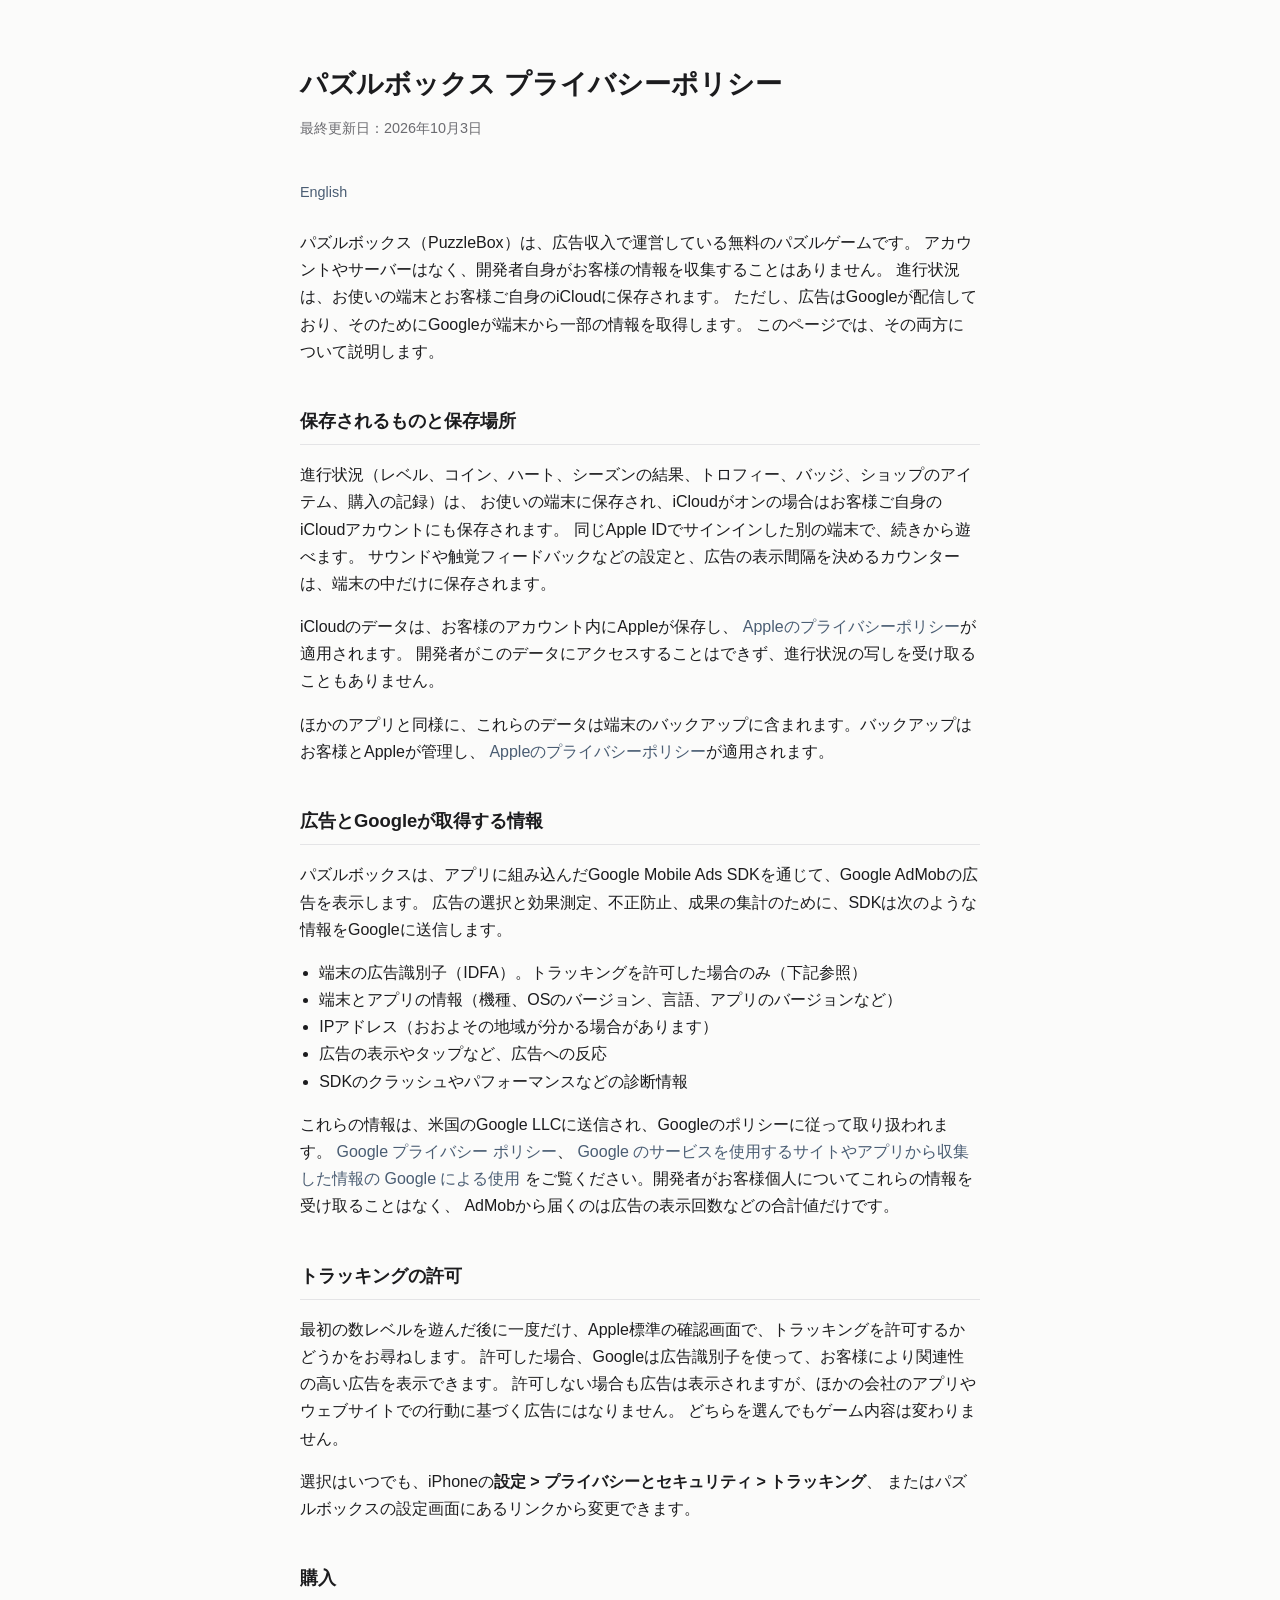
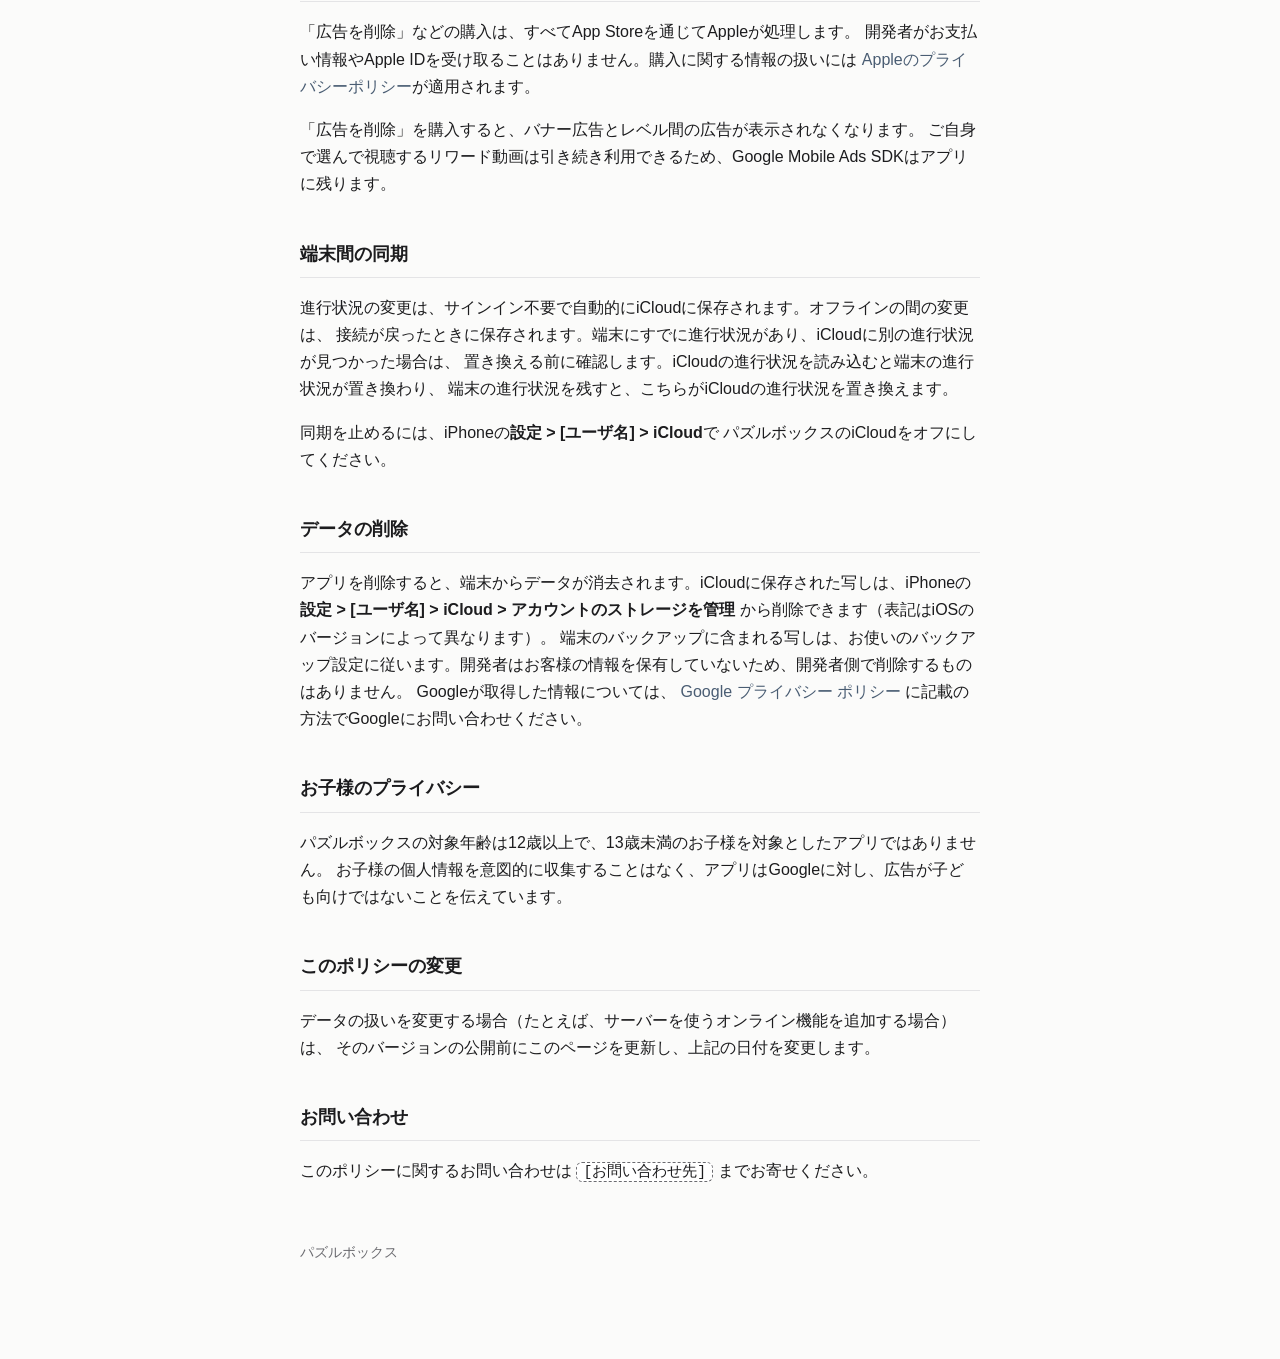
<file: apps/puzzlebox/privacy/ja/index.html>
<!doctype html>
<html lang="ja">
<head>
<meta charset="utf-8">
<meta name="viewport" content="width=device-width, initial-scale=1">
<title>パズルボックス プライバシーポリシー</title>
<link rel="stylesheet" href="/assets/site.css">
</head>
<body>
<main>
  <h1>パズルボックス プライバシーポリシー</h1>
  <p class="updated">最終更新日：2026年10月3日</p>
  <p class="lang"><a href="../" lang="en">English</a></p>

  <p>
    パズルボックス（PuzzleBox）は、広告収入で運営している無料のパズルゲームです。
    アカウントやサーバーはなく、開発者自身がお客様の情報を収集することはありません。
    進行状況は、お使いの端末とお客様ご自身のiCloudに保存されます。
    ただし、広告はGoogleが配信しており、そのためにGoogleが端末から一部の情報を取得します。
    このページでは、その両方について説明します。
  </p>

  <h2>保存されるものと保存場所</h2>
  <p>
    進行状況（レベル、コイン、ハート、シーズンの結果、トロフィー、バッジ、ショップのアイテム、購入の記録）は、
    お使いの端末に保存され、iCloudがオンの場合はお客様ご自身のiCloudアカウントにも保存されます。
    同じApple IDでサインインした別の端末で、続きから遊べます。
    サウンドや触覚フィードバックなどの設定と、広告の表示間隔を決めるカウンターは、端末の中だけに保存されます。
  </p>
  <p>
    iCloudのデータは、お客様のアカウント内にAppleが保存し、
    <a href="https://www.apple.com/jp/legal/privacy/" target="_blank" rel="noopener">Appleのプライバシーポリシー</a>が適用されます。
    開発者がこのデータにアクセスすることはできず、進行状況の写しを受け取ることもありません。
  </p>
  <p>
    ほかのアプリと同様に、これらのデータは端末のバックアップに含まれます。バックアップはお客様とAppleが管理し、
    <a href="https://www.apple.com/jp/legal/privacy/" target="_blank" rel="noopener">Appleのプライバシーポリシー</a>が適用されます。
  </p>

  <h2>広告とGoogleが取得する情報</h2>
  <p>
    パズルボックスは、アプリに組み込んだGoogle Mobile Ads SDKを通じて、Google AdMobの広告を表示します。
    広告の選択と効果測定、不正防止、成果の集計のために、SDKは次のような情報をGoogleに送信します。
  </p>
  <ul>
    <li>端末の広告識別子（IDFA）。トラッキングを許可した場合のみ（下記参照）</li>
    <li>端末とアプリの情報（機種、OSのバージョン、言語、アプリのバージョンなど）</li>
    <li>IPアドレス（おおよその地域が分かる場合があります）</li>
    <li>広告の表示やタップなど、広告への反応</li>
    <li>SDKのクラッシュやパフォーマンスなどの診断情報</li>
  </ul>
  <p>
    これらの情報は、米国のGoogle LLCに送信され、Googleのポリシーに従って取り扱われます。
    <a href="https://policies.google.com/privacy?hl=ja" target="_blank" rel="noopener">Google プライバシー ポリシー</a>、
    <a href="https://policies.google.com/technologies/partner-sites?hl=ja" target="_blank" rel="noopener">Google のサービスを使用するサイトやアプリから収集した情報の Google による使用</a>
    をご覧ください。開発者がお客様個人についてこれらの情報を受け取ることはなく、
    AdMobから届くのは広告の表示回数などの合計値だけです。
  </p>

  <h2>トラッキングの許可</h2>
  <p>
    最初の数レベルを遊んだ後に一度だけ、Apple標準の確認画面で、トラッキングを許可するかどうかをお尋ねします。
    許可した場合、Googleは広告識別子を使って、お客様により関連性の高い広告を表示できます。
    許可しない場合も広告は表示されますが、ほかの会社のアプリやウェブサイトでの行動に基づく広告にはなりません。
    どちらを選んでもゲーム内容は変わりません。
  </p>
  <p>
    選択はいつでも、iPhoneの<strong>設定 &gt; プライバシーとセキュリティ &gt; トラッキング</strong>、
    またはパズルボックスの設定画面にあるリンクから変更できます。
  </p>

  <h2>購入</h2>
  <p>
    「広告を削除」などの購入は、すべてApp Storeを通じてAppleが処理します。
    開発者がお支払い情報やApple IDを受け取ることはありません。購入に関する情報の扱いには
    <a href="https://www.apple.com/jp/legal/privacy/" target="_blank" rel="noopener">Appleのプライバシーポリシー</a>が適用されます。
  </p>
  <p>
    「広告を削除」を購入すると、バナー広告とレベル間の広告が表示されなくなります。
    ご自身で選んで視聴するリワード動画は引き続き利用できるため、Google Mobile Ads SDKはアプリに残ります。
  </p>

  <h2>端末間の同期</h2>
  <p>
    進行状況の変更は、サインイン不要で自動的にiCloudに保存されます。オフラインの間の変更は、
    接続が戻ったときに保存されます。端末にすでに進行状況があり、iCloudに別の進行状況が見つかった場合は、
    置き換える前に確認します。iCloudの進行状況を読み込むと端末の進行状況が置き換わり、
    端末の進行状況を残すと、こちらがiCloudの進行状況を置き換えます。
  </p>
  <p>
    同期を止めるには、iPhoneの<strong>設定 &gt; [ユーザ名] &gt; iCloud</strong>で
    パズルボックスのiCloudをオフにしてください。
  </p>

  <h2>データの削除</h2>
  <p>
    アプリを削除すると、端末からデータが消去されます。iCloudに保存された写しは、iPhoneの
    <strong>設定 &gt; [ユーザ名] &gt; iCloud &gt; アカウントのストレージを管理</strong>
    から削除できます（表記はiOSのバージョンによって異なります）。
    端末のバックアップに含まれる写しは、お使いのバックアップ設定に従います。開発者はお客様の情報を保有していないため、開発者側で削除するものはありません。
    Googleが取得した情報については、
    <a href="https://policies.google.com/privacy?hl=ja" target="_blank" rel="noopener">Google プライバシー ポリシー</a>
    に記載の方法でGoogleにお問い合わせください。
  </p>

  <h2>お子様のプライバシー</h2>
  <p>
    パズルボックスの対象年齢は12歳以上で、13歳未満のお子様を対象としたアプリではありません。
    お子様の個人情報を意図的に収集することはなく、アプリはGoogleに対し、広告が子ども向けではないことを伝えています。
  </p>

  <h2>このポリシーの変更</h2>
  <p>
    データの扱いを変更する場合（たとえば、サーバーを使うオンライン機能を追加する場合）は、
    そのバージョンの公開前にこのページを更新し、上記の日付を変更します。
  </p>

  <h2>お問い合わせ</h2>
  <p>
    このポリシーに関するお問い合わせは
    <span class="placeholder">[お問い合わせ先]</span>
    までお寄せください。
  </p>

  <footer>パズルボックス</footer>
</main>
</body>
</html>
</file>
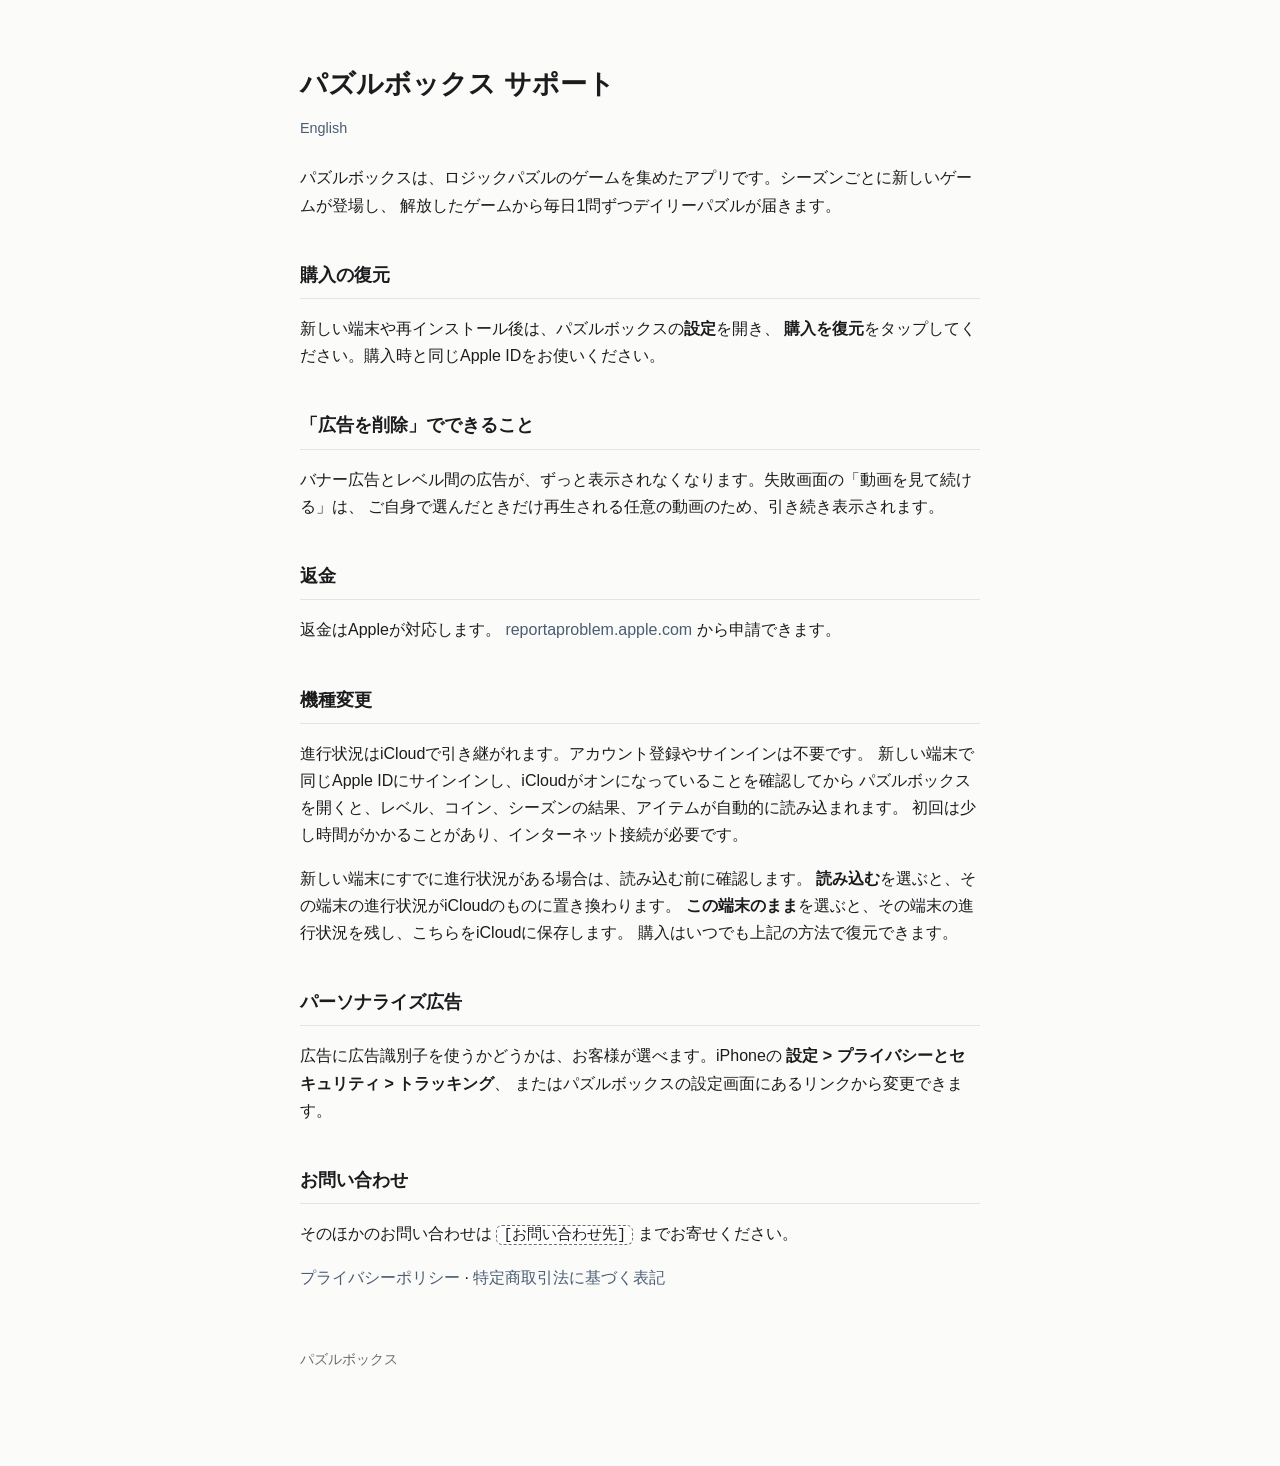
<file: apps/puzzlebox/support/ja/index.html>
<!doctype html>
<html lang="ja">
<head>
<meta charset="utf-8">
<meta name="viewport" content="width=device-width, initial-scale=1">
<title>パズルボックス サポート</title>
<link rel="stylesheet" href="/assets/site.css">
</head>
<body>
<main>
  <h1>パズルボックス サポート</h1>
  <p class="lang"><a href="../" lang="en">English</a></p>

  <p>
    パズルボックスは、ロジックパズルのゲームを集めたアプリです。シーズンごとに新しいゲームが登場し、
    解放したゲームから毎日1問ずつデイリーパズルが届きます。
  </p>

  <h2>購入の復元</h2>
  <p>
    新しい端末や再インストール後は、パズルボックスの<strong>設定</strong>を開き、
    <strong>購入を復元</strong>をタップしてください。購入時と同じApple IDをお使いください。
  </p>

  <h2>「広告を削除」でできること</h2>
  <p>
    バナー広告とレベル間の広告が、ずっと表示されなくなります。失敗画面の「動画を見て続ける」は、
    ご自身で選んだときだけ再生される任意の動画のため、引き続き表示されます。
  </p>

  <h2>返金</h2>
  <p>
    返金はAppleが対応します。
    <a href="https://reportaproblem.apple.com/" target="_blank" rel="noopener">reportaproblem.apple.com</a>
    から申請できます。
  </p>

  <h2>機種変更</h2>
  <p>
    進行状況はiCloudで引き継がれます。アカウント登録やサインインは不要です。
    新しい端末で同じApple IDにサインインし、iCloudがオンになっていることを確認してから
    パズルボックスを開くと、レベル、コイン、シーズンの結果、アイテムが自動的に読み込まれます。
    初回は少し時間がかかることがあり、インターネット接続が必要です。
  </p>
  <p>
    新しい端末にすでに進行状況がある場合は、読み込む前に確認します。
    <strong>読み込む</strong>を選ぶと、その端末の進行状況がiCloudのものに置き換わります。
    <strong>この端末のまま</strong>を選ぶと、その端末の進行状況を残し、こちらをiCloudに保存します。
    購入はいつでも上記の方法で復元できます。
  </p>

  <h2>パーソナライズ広告</h2>
  <p>
    広告に広告識別子を使うかどうかは、お客様が選べます。iPhoneの
    <strong>設定 &gt; プライバシーとセキュリティ &gt; トラッキング</strong>、
    またはパズルボックスの設定画面にあるリンクから変更できます。
  </p>

  <h2>お問い合わせ</h2>
  <p>
    そのほかのお問い合わせは
    <span class="placeholder">[お問い合わせ先]</span>
    までお寄せください。
  </p>

  <p><a href="../../privacy/ja/">プライバシーポリシー</a> · <a href="../../tokushoho/">特定商取引法に基づく表記</a></p>

  <footer>パズルボックス</footer>
</main>
</body>
</html>
</file>
<file: assets/site.css>
:root {
  color-scheme: light dark;
  --bg: #fbfbfa;
  --fg: #1c1c1e;
  --muted: #6b6b70;
  --accent: #4a5d73;
  --rule: #e4e4e6;
  --card: #ffffff;
}
@media (prefers-color-scheme: dark) {
  :root {
    --bg: #121214;
    --fg: #ececee;
    --muted: #9a9aa0;
    --accent: #a9bbd0;
    --rule: #2a2a2d;
    --card: #1a1a1d;
  }
}
* { box-sizing: border-box; }
body {
  margin: 0;
  background: var(--bg);
  color: var(--fg);
  font: 16px/1.7 -apple-system, BlinkMacSystemFont, "Hiragino Sans", "Hiragino Kaku Gothic ProN", "Segoe UI", Roboto, "Noto Sans JP", Helvetica, Arial, sans-serif;
  padding: 48px 20px 96px;
}
main { max-width: 680px; margin: 0 auto; }
h1 { font-size: 1.7rem; line-height: 1.3; margin-bottom: 4px; }
.updated { color: var(--muted); font-size: 0.9rem; margin-bottom: 40px; }
.lang { font-size: 0.9rem; margin-bottom: 24px; }
h2 {
  font-size: 1.15rem;
  margin-top: 40px;
  margin-bottom: 12px;
  padding-bottom: 8px;
  border-bottom: 1px solid var(--rule);
}
ul { padding-left: 1.2em; }
a { color: var(--accent); text-decoration: none; }
a:hover { text-decoration: underline; }
.placeholder {
  background: var(--card);
  border: 1px dashed var(--muted);
  border-radius: 6px;
  padding: 1px 6px;
  font-family: ui-monospace, SFMono-Regular, Menlo, monospace;
  font-size: 0.92em;
}
table { width: 100%; border-collapse: collapse; margin-top: 8px; }
th, td {
  text-align: left;
  vertical-align: top;
  padding: 12px 8px;
  border-bottom: 1px solid var(--rule);
}
th { width: 32%; font-weight: 600; }
@media (max-width: 520px) {
  th, td { display: block; width: 100%; padding: 4px 0; }
  th { padding-top: 14px; border-bottom: none; }
  td { padding-bottom: 14px; }
}
footer { margin-top: 56px; color: var(--muted); font-size: 0.85rem; }
</file>
